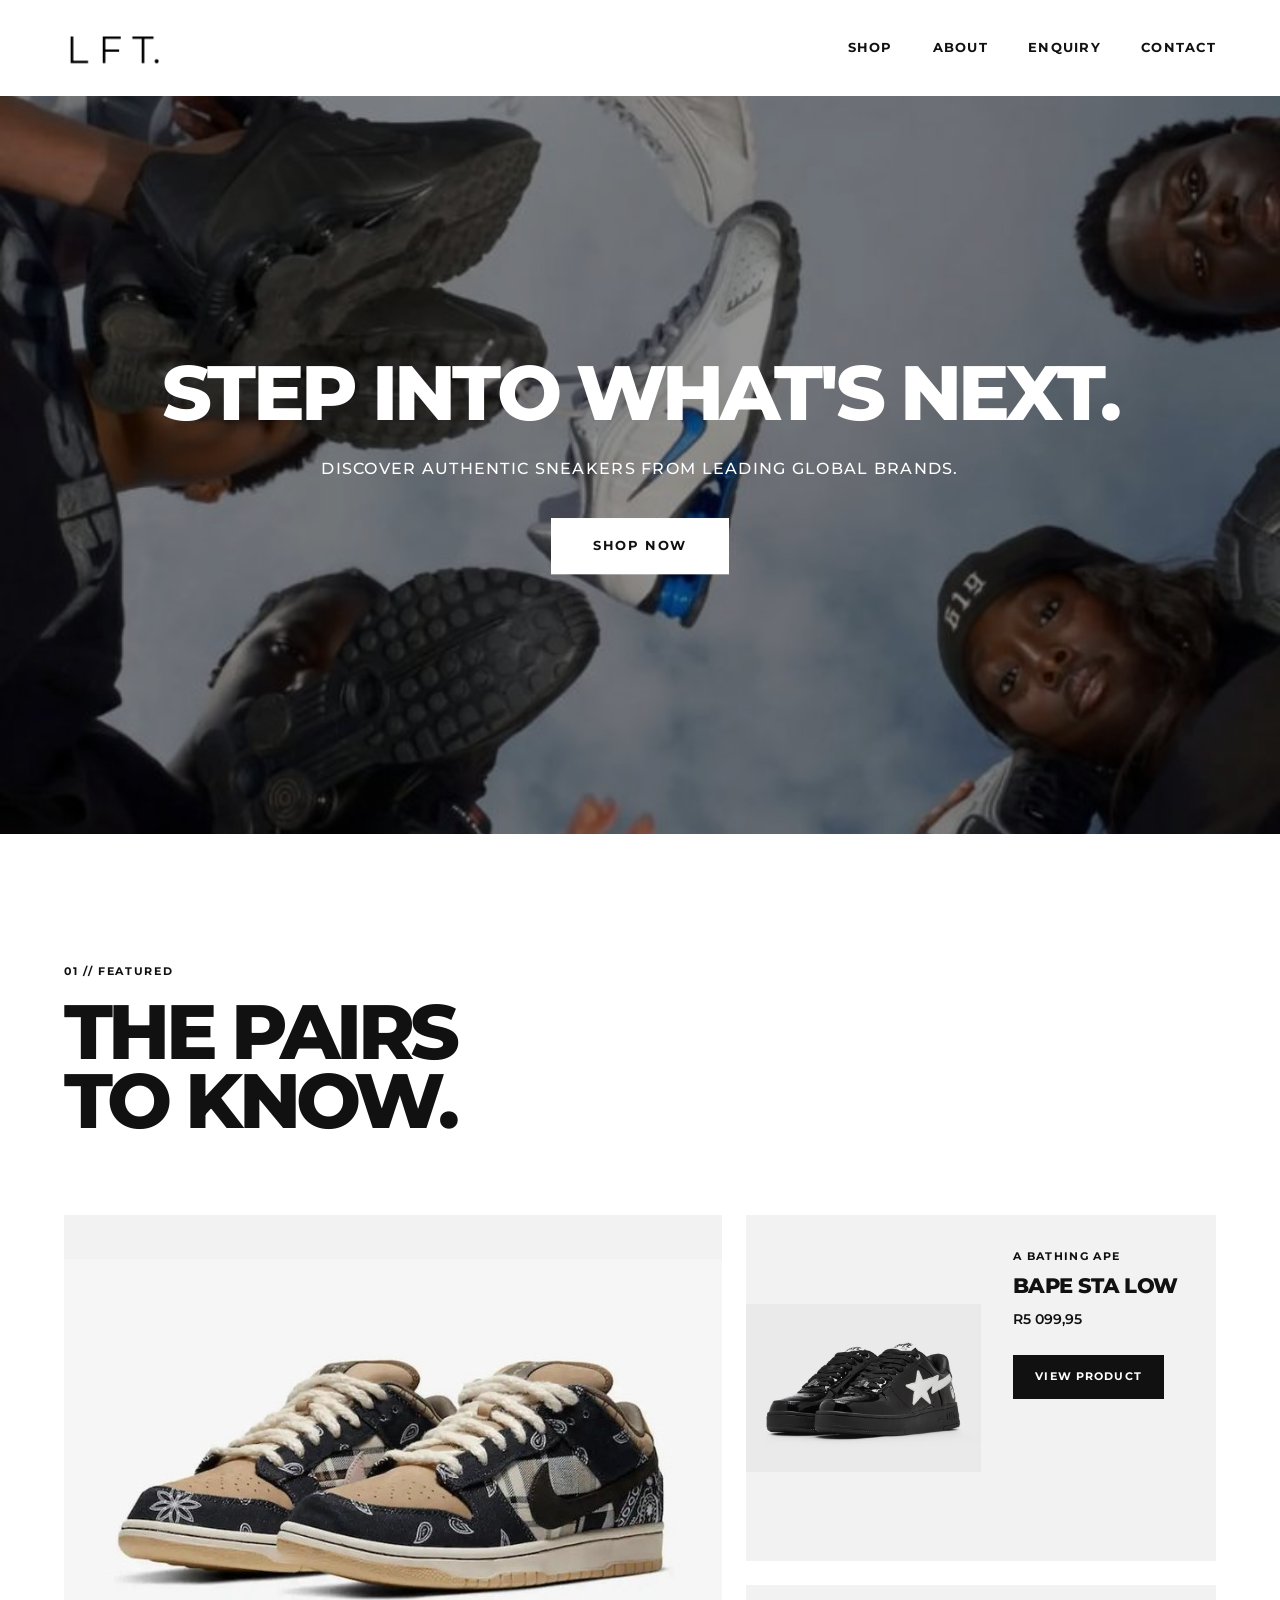
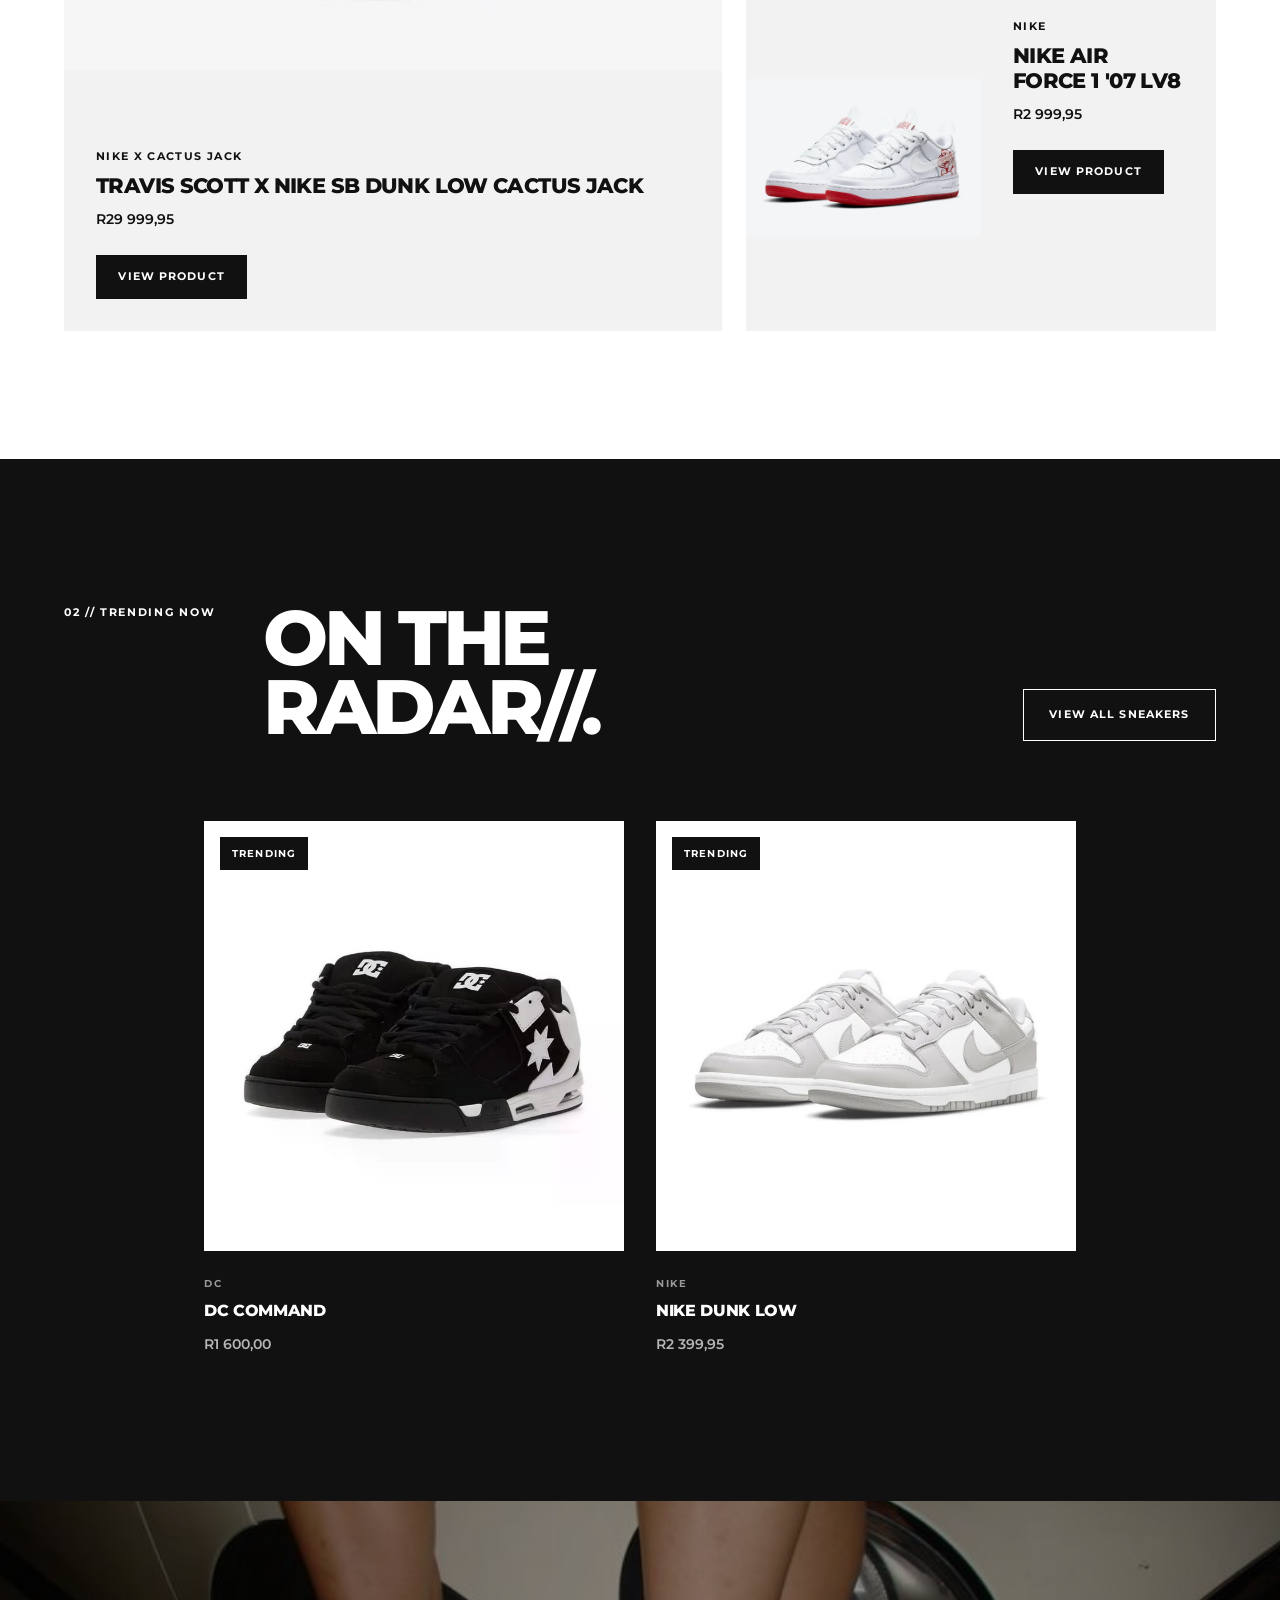
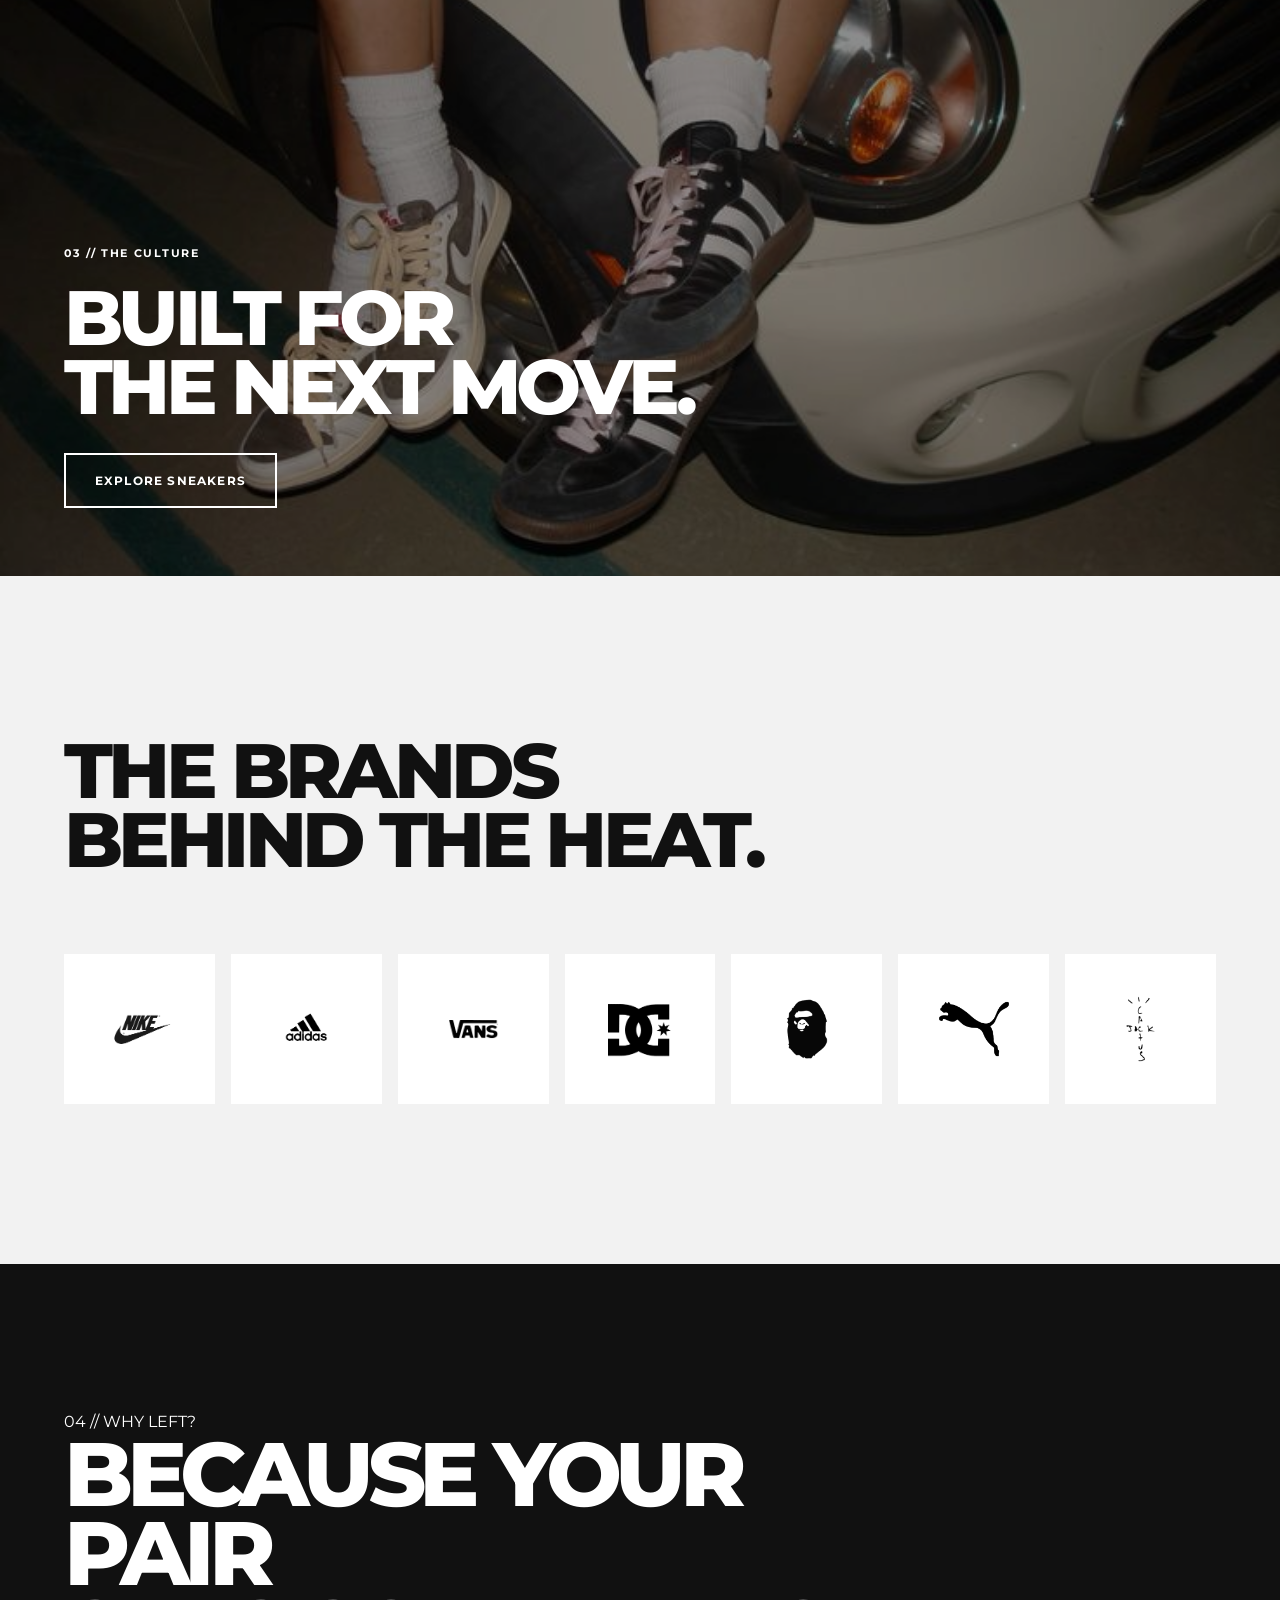
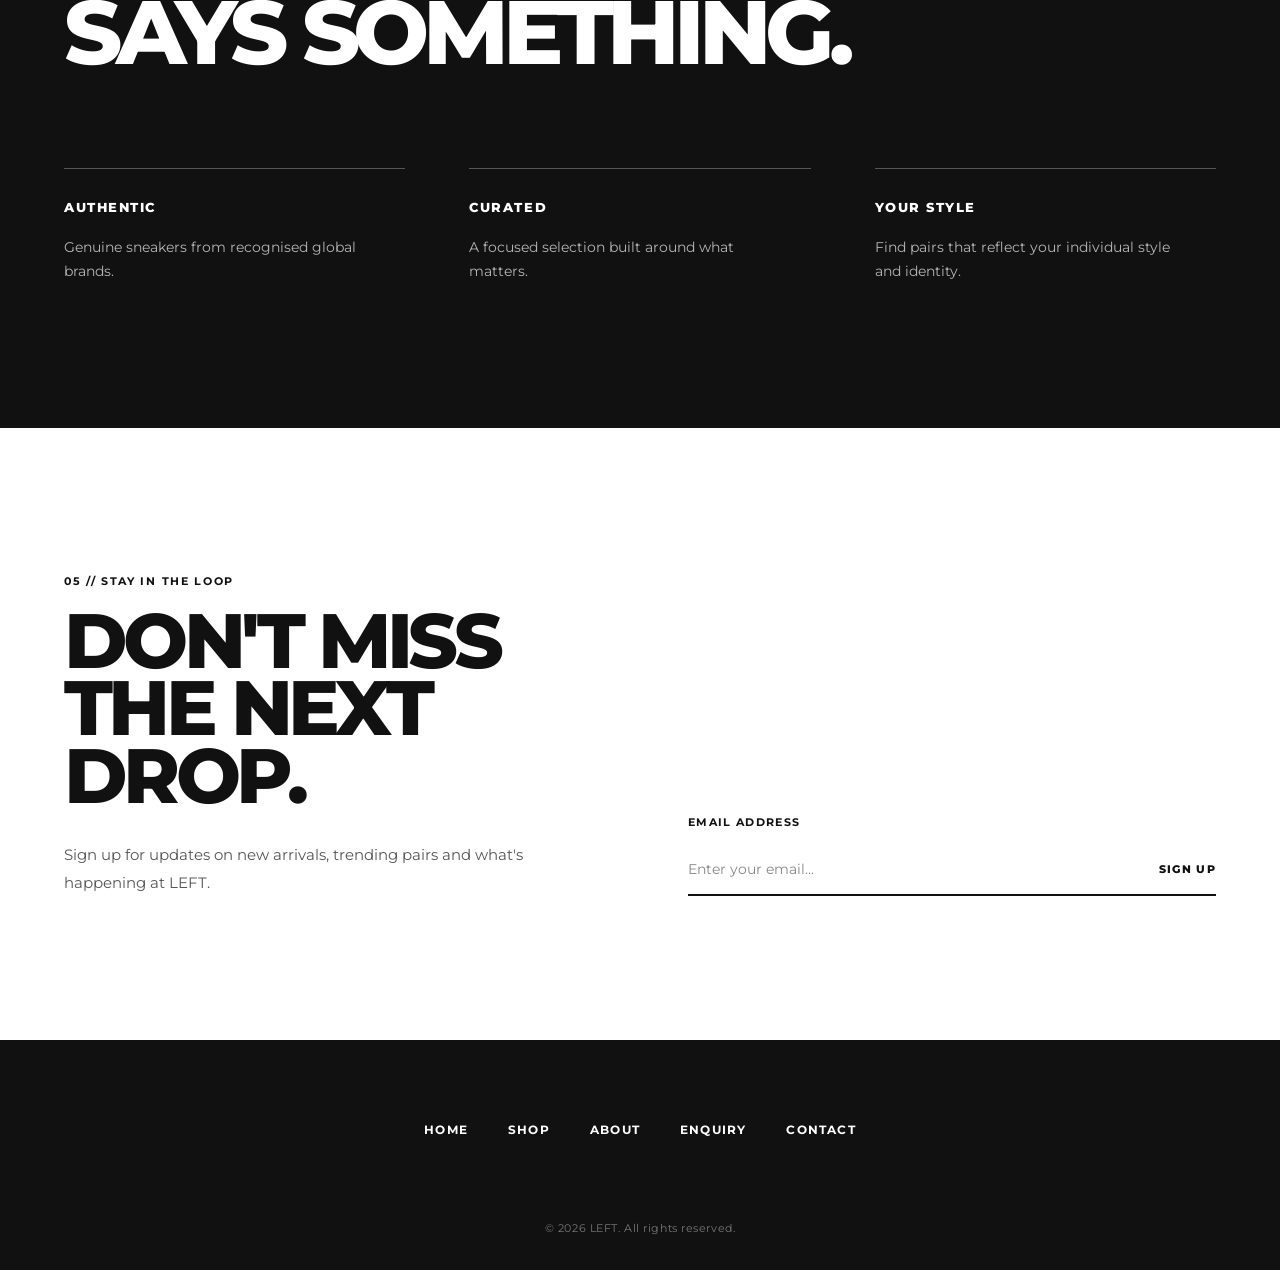
<file: index.html>
<!DOCTYPE html>
<html lang="en">

<head>
    <meta charset="UTF-8">
    <meta name="viewport" content="width=device-width, initial-scale=1.0">

    <title>LEFT | Sneakers </title>

    <link rel="preconnect" href="https://fonts.googleapis.com">
    <link rel="preconnect" href="https://fonts.gstatic.com" crossorigin>
    <link href="https://fonts.googleapis.com/css2?family=Montserrat:wght@400;500;600;700;800&display=swap"
        rel="stylesheet">

    <link rel="stylesheet" href="css/home.css">
</head>

<body>

    <header>
        <nav>
            <a href="index.html">
                <img src="images/LEFT logo..png" alt="LEFT logo">
            </a>
            <a href="products.html">Shop</a>
            <a href="about.html">About</a>
            <a href="enquiry.html">Enquiry</a>
            <a href="contact.html">Contact</a>
        </nav>
    </header>

    <main>

        <!--Hero image will be added and styled during CSS stage.-->
        <section class="hero">
            <div class="hero-slides">
                <img src="images/circle.jpeg" alt="Nike Shox R4 promo" class="hero-image active">
                <img src="images/hero 4.jpg" alt="Nike sneakers" class="hero-image">
                <img src="images/hero 3.jpg" alt="Sneaker editorial image" class="hero-image">
                <img src="images/hero.jpg" alt="Air Jordan 1 " class="hero-image">
            </div>

            <div class="hero-overlay"></div>


            <div class="hero-content">
                <h1>STEP INTO WHAT'S NEXT.</h1>
                <p>Discover authentic sneakers from leading global brands.</p>
                <a href="products.html">SHOP NOW</a>
            </div>

        </section>

        <section class="featured">

            <div class="featured-heading">
                <p class="section-label">01 // Featured</p>
                <h2>THE PAIRS<br>TO KNOW.</h2>
            </div>

            <div class="featured-grid">

                <article class="featured-main">
                    <div class="featured-image">
                        <img src="images/Travis Scott x Nike SB Dunk Low Cactus Jack - Droper ⚡.jpg"
                            alt="Travis Scott x Nike SB Dunk Low Cactus Jack">
                    </div>

                    <div class="featured-info">
                        <p class="product-brand">Nike x Cactus Jack</p>
                        <h3>Travis Scott x Nike SB Dunk Low Cactus Jack</h3>
                        <p class="product-price">R29 999,95</p>
                        <a href="products.html">View Product</a>
                    </div>
                </article>

                <article class="featured-small">
                    <div class="featured-image">
                        <img src="images/download.jpg" alt="A bathing Ape BAPE STA">
                    </div>

                    <div class="featured-info">
                        <p class="product-brand">A Bathing Ape</p>
                        <h3>BAPE STA Low</h3>
                        <p class="product-price">R5 099,95</p>
                        <a href="products.html">View Product</a>
                    </div>
                </article>

                <article class="featured-small">
                    <div class="featured-image">
                        <img src="images/nike-air-force-1-rose-white-university-red.png" alt="Nike Air Force 1 '07 LV8">
                    </div>

                    <div class="featured-info">
                        <p class="product-brand">Nike</p>
                        <h3>Nike Air Force 1 '07 LV8</h3>
                        <p class="product-price">R2 999,95</p>
                        <a href="products.html">View Product</a>
                    </div>
                </article>

            </div>

        </section>

        <section class="trending">

            <div class="trending-heading">
                <p class="section-label">02 // TRENDING NOW</p>
                <h2>ON THE<br>RADAR//.</h2>
                <a href="products.html">View All Sneakers</a>
            </div>

            <div class="trending-grid">
                <article class="trending-card">
                    <div class="trending-image">
                        <span>TRENDING</span>
                        <img src="images/Dc Shoes Command Panelled Sneakers - Black.jpg" alt="DC Command">
                    </div>

                    <p>DC</p>
                    <h3>DC Command</h3>
                    <span>R1 600,00</span>
                </article>

                <article class="trending-card">
                    <div class="trending-image">
                        <span>TRENDING</span>
                        <img src="images/Nike Retro Skate Shoes DUNK Cushioned Durable Performance Grey_White DD1391-103.jpg"
                            alt="Nike Dunk Low">
                    </div>

                    <p>Nike</p>
                    <h3>Nike Dunk Low</h3>
                    <span>R2 399,95</span>
                </article>
            </div>
        </section>

        <section class="editorial">

            <img src="images/swoosh.jpg" alt="Nike sneakers in an editorial setting">

            <div class="editorial-overlay"></div>

            <div class="editorial-content">
                <p>03 // THE CULTURE</p>
                <h2>BUILT FOR<br>THE NEXT MOVE.</h2>
                <a href="products.html">Explore Sneakers</a>
            </div>

        </section>

        <section class="brands">
            <h2>THE BRANDS<br>BEHIND THE HEAT.</h2>

            <div class="brand-list">

                <a href="products.html">
                    <img src="images/nikelogo.png" alt="Nike">
                </a>

                <a href="products.html">
                    <img src="images/adidas logo.png" alt="Adidas">
                </a>

                <a href="products.html">
                    <img src="images/vanslogo.png" alt="Vans">
                </a>

                <a href="products.html">
                    <img src="images/dc logo.png" alt="DC Shoes">
                </a>

                <a href="products.html">
                    <img src="images/bape logo.png" alt="A Bathing Ape">
                </a>

                <a href="products.html">
                    <img src="images/puma logo.png" alt="PUMA">
                </a>

                <a href="products.html">
                    <img src="images/cactus jack logo.png" alt="Cactus Jack">
                </a>

            </div>
        </section>

        <section class="why-left">

            <div class="why-heading">
                <p>04 // WHY LEFT?</p>
                <h2>BECAUSE YOUR PAIR<br>SAYS SOMETHING.</h2>
            </div>

            <div class="features">

                <article>
                    <h3>AUTHENTIC</h3>
                    <p>Genuine sneakers from recognised global brands.</p>
                </article>

                <article>
                    <h3>CURATED</h3>
                    <p>A focused selection built around what matters.</p>
                </article>

                <article>
                    <h3>YOUR STYLE</h3>
                    <p>Find pairs that reflect your individual style and identity.</p>
                </article>

            </div>

        </section>

        <section class="signup">

            <div class="signup-content">
                <p class="section-label">05 // STAY IN THE LOOP</p>
                <h2>DON'T MISS<br>THE NEXT DROP.</h2>
                <p>
                    Sign up for updates on new arrivals, trending pairs and what's
                    happening at LEFT.
                </p>
            </div>

            <form class="signup-form">
                <label for="signup-email">Email Address</label>
                <div class="signup-input">
                    <input type="email" id="signup-email" name="signup-email" placeholder="Enter your email...">
                    <button type="submit">Sign Up</button>
                </div>
            </form>
        </section>

    </main>

    <footer>
        <nav>
            <a href="index.html">Home</a>
            <a href="products.html">Shop</a>
            <a href="about.html">About</a>
            <a href="enquiry.html">Enquiry</a>
            <a href="contact.html">Contact</a>
        </nav>

        <p class="copyright">&copy; 2026 LEFT. All rights reserved.</p>
    </footer>

    <script>
        const slides = document.querySelectorAll(".hero-image");

        let currentSlide = 0;

        function showSlide(index) {
            slides[currentSlide].classList.remove("active");

            currentSlide = (index + slides.length) % slides.length;

            slides[currentSlide].classList.add("active");
        }

        setInterval(function () {
            showSlide(currentSlide + 1);
        }, 5000);
    </script>

</body>

</html>
</file>
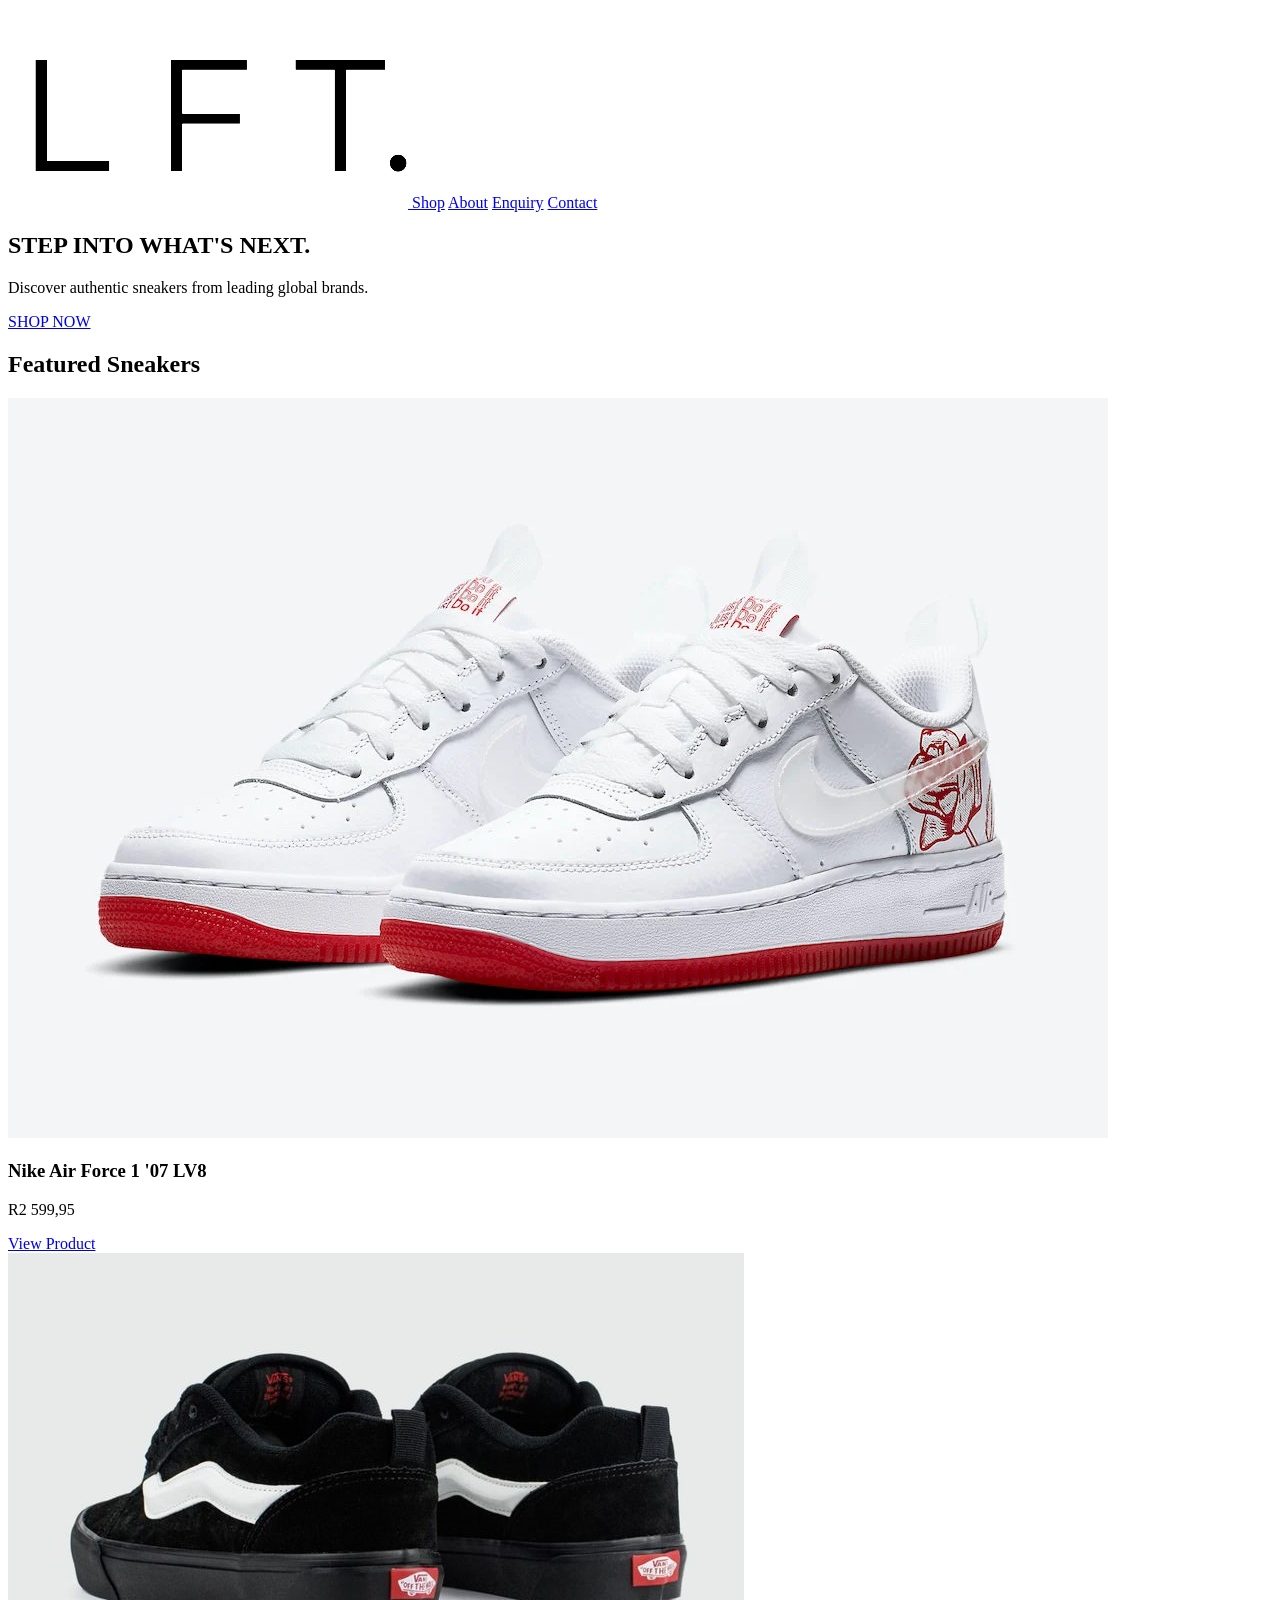
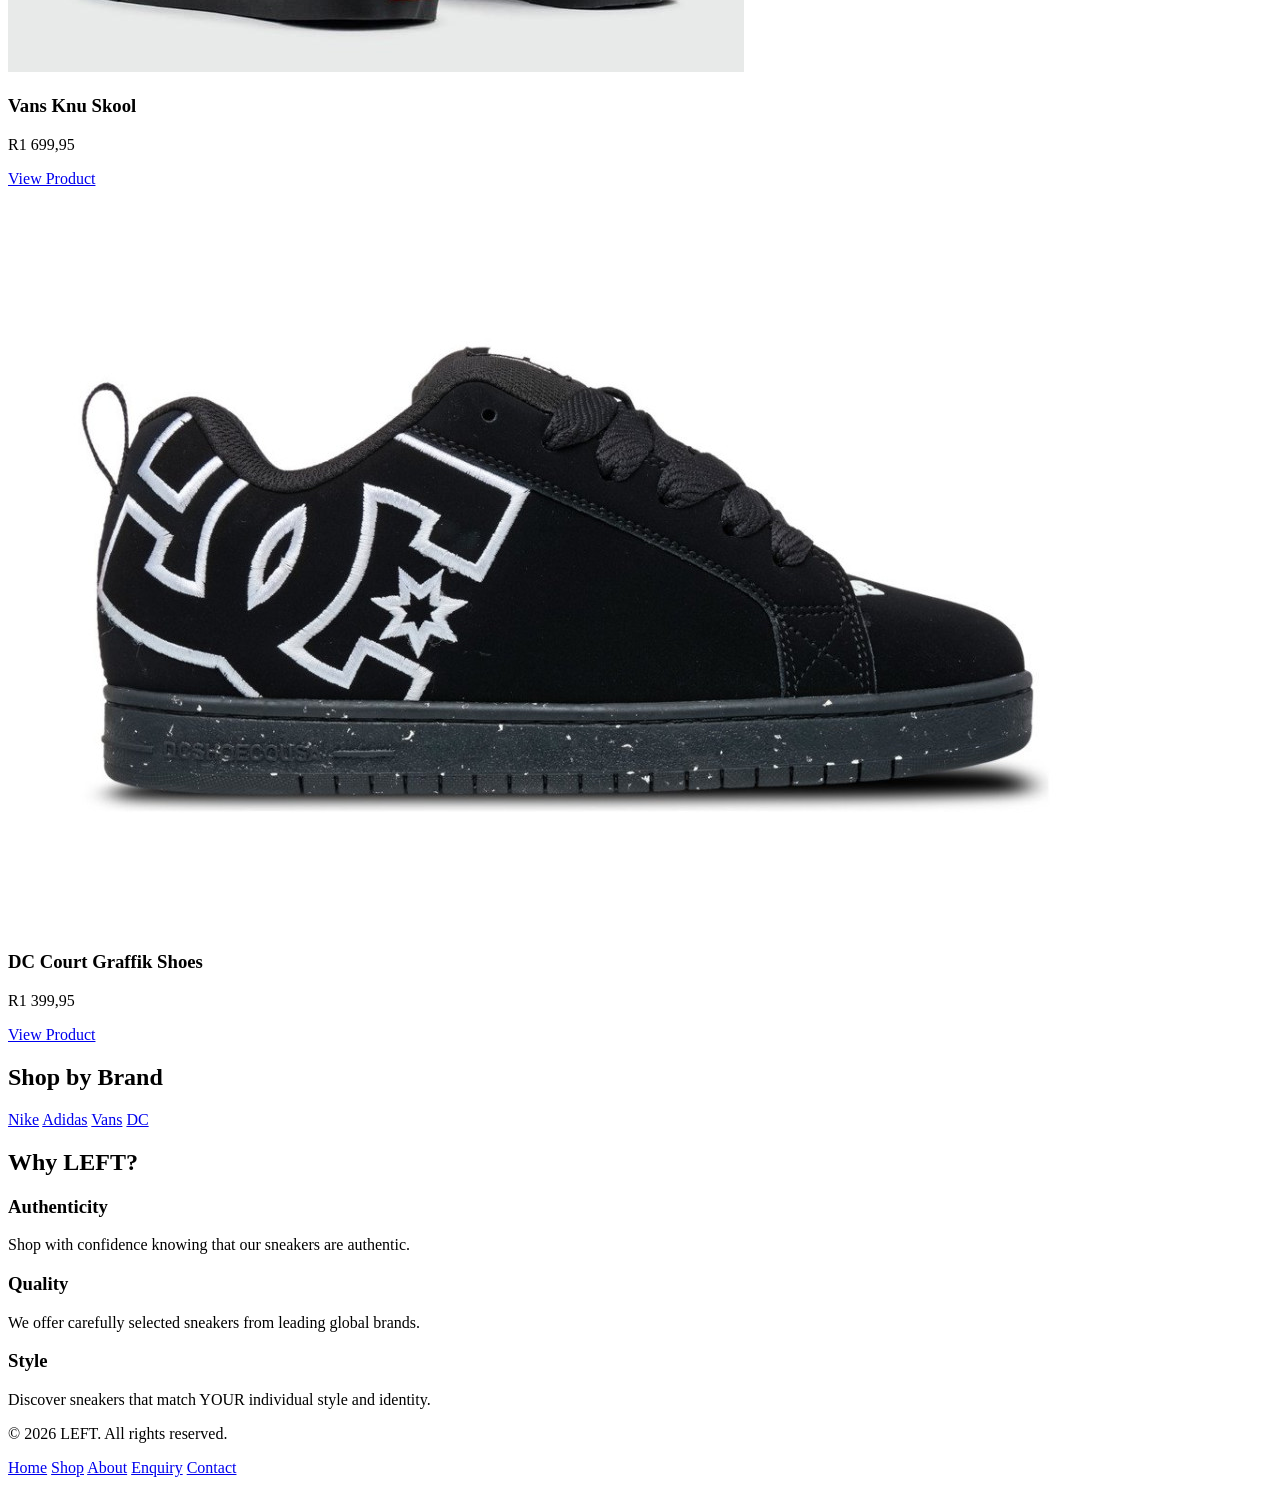
<file: LEFT/index.html>
<!DOCTYPE html>
<html lang="en">
<head>
    <meta charset="UTF-8">
    <meta name="viewport" content="width=device-width, initial-scale=1.0">
    <title>LEFT | Sneakers </title>
</head>
<body>
    
    <header>
        <nav>
             <a href="index.html">
                <img src="images/LEFT logo..png" alt="LEFT logo">
            </a>
            <a href="products.html">Shop</a>
            <a href="about.html">About</a>
            <a href="enquiry.html">Enquiry</a>
            <a href="contact.html">Contact</a>
        </nav>
    </header>

    <main>

        <!--Hero image will be added and styled during CSS stage.-->
        <section class="hero">
            <h1>STEP INTO WHAT'S NEXT.</h1>
            <p>Discover authentic sneakers from leading global brands.</p>
            <a href="products.html">SHOP NOW</a>
        </section>

        <section class="featured">
            <h2>Featured Sneakers</h2>

            <div class="product-grid">

                <article class="product-card">
                    <img src="images/nike-air-force-1-rose-white-university-red.png" alt="Nike Air Force 1 '07 LV8">
                    <h3>Nike Air Force 1 '07 LV8</h3>
                    <p>R2 599,95</p>
                    <a href="products.html">View Product</a>
                </article>

                <article class="product-card">
                    <img src="images/Vans Knu Skool Black.jpg" alt="PUMA-180 Sneakers">
                    <h3>Vans Knu Skool</h3>
                    <p>R1 699,95</p>
                    <a href="products.html">View Product</a>
                </article>

                <article class="product-card">
                    <img src="images/court-graffik-black-black.png" alt="DC Court Graffik Shoe">
                    <h3>DC Court Graffik Shoes</h3>
                    <p>R1 399,95</p>
                    <a href="products.html">View Product</a>
                </article>
            </div>
        </section>

        <section class="brands">
            <h2>Shop by Brand</h2>

            <div class="brand-list">
                <a href="products.html">Nike</a>
                <a href="products.html">Adidas</a>
                <a href="products.html">Vans</a>
                <a href="products.html">DC</a>
            </div> <!--Used "div" for CSS stage-->
        </section>

        <section class="why-left">
            <h2>Why LEFT?</h2>

            <div class="features">

                <article>
                    <h3>Authenticity</h3>
                    <p>Shop with confidence knowing that our sneakers are authentic.</p>
                </article>

                <article>
                    <h3>Quality</h3>
                    <p>We offer carefully selected sneakers from leading global brands.</p>
                </article>

                <article>
                    <h3>Style</h3>
                    <p>Discover sneakers that match YOUR individual style and identity.</p>
                </article>
            </div>
        </section>

    </main>

    <footer>
        <p>&copy; 2026 LEFT. All rights reserved.</p>

        <nav>
            <a href="index.html">Home</a>
            <a href="products.html">Shop</a>
            <a href="about.html">About</a>
            <a href="enquiry.html">Enquiry</a>
            <a href="contact.html">Contact</a>
        </nav>
    </footer>
</body>
</html>
</file>
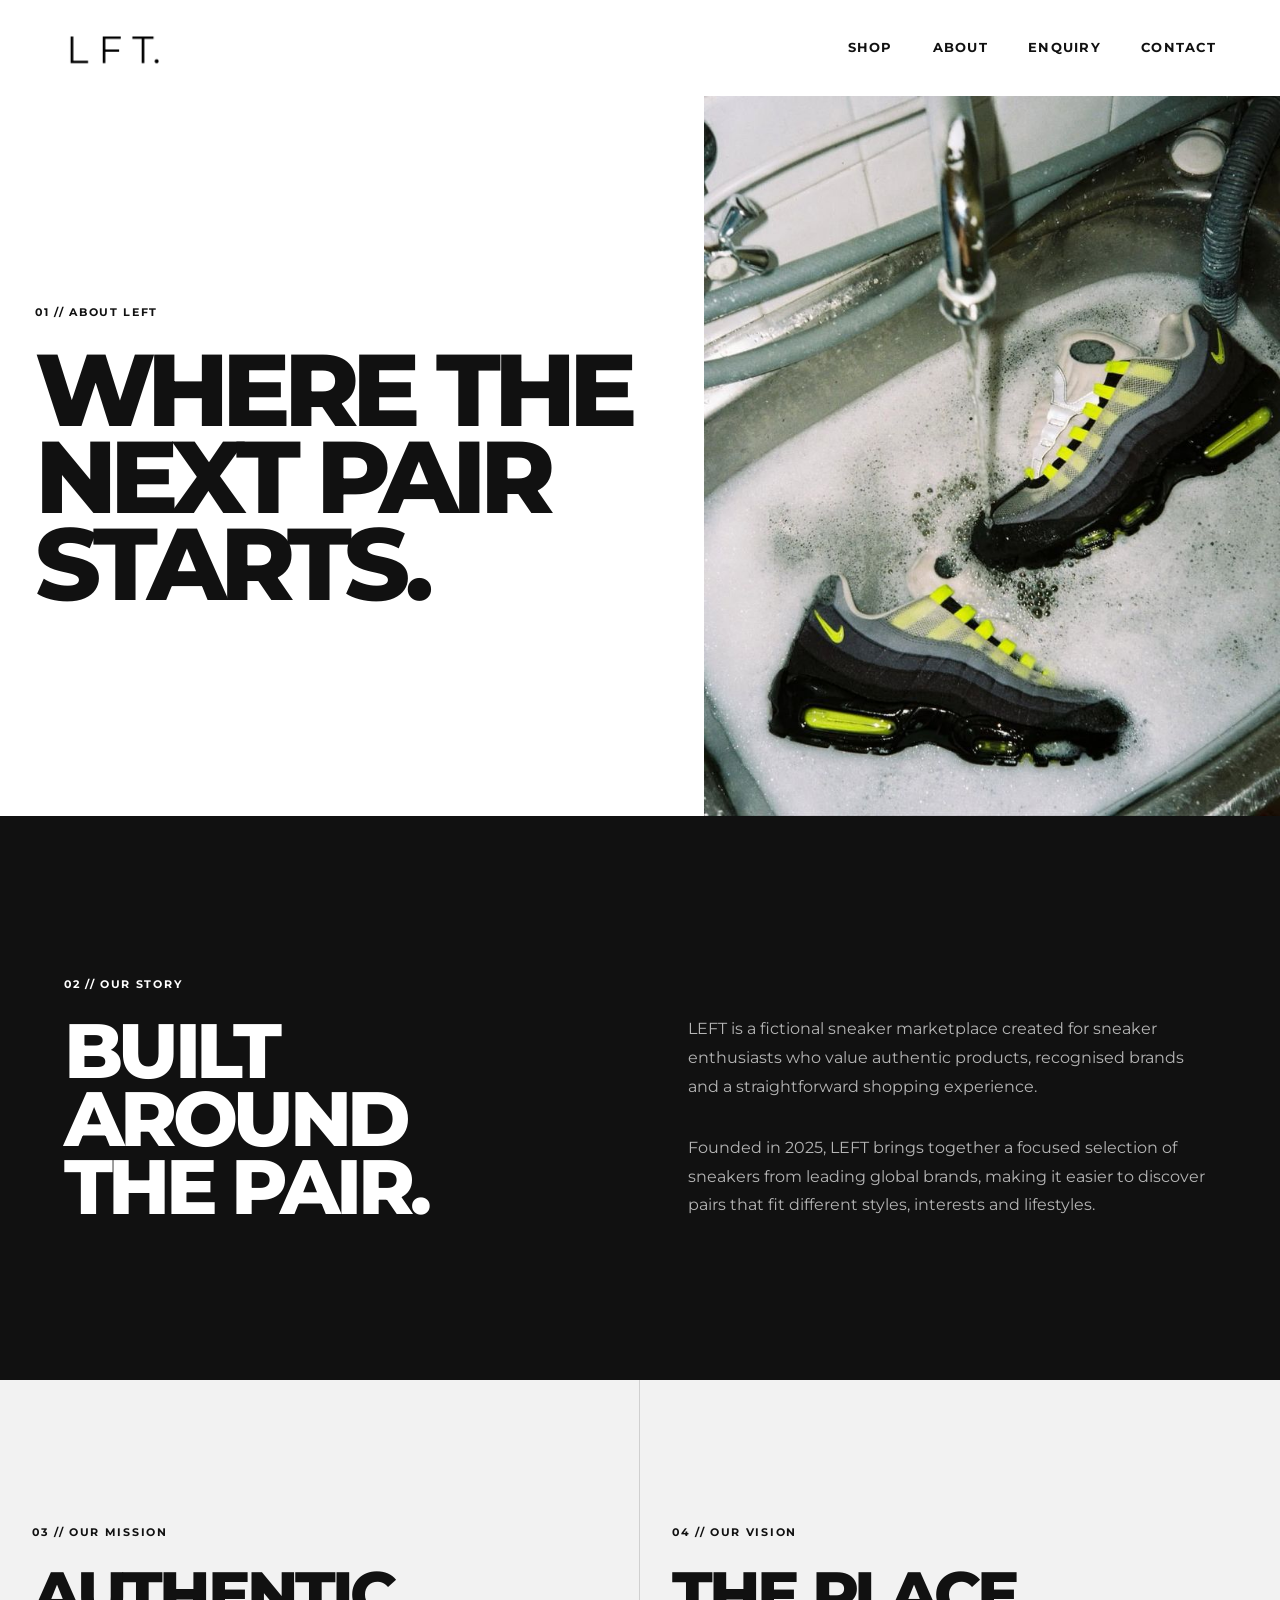
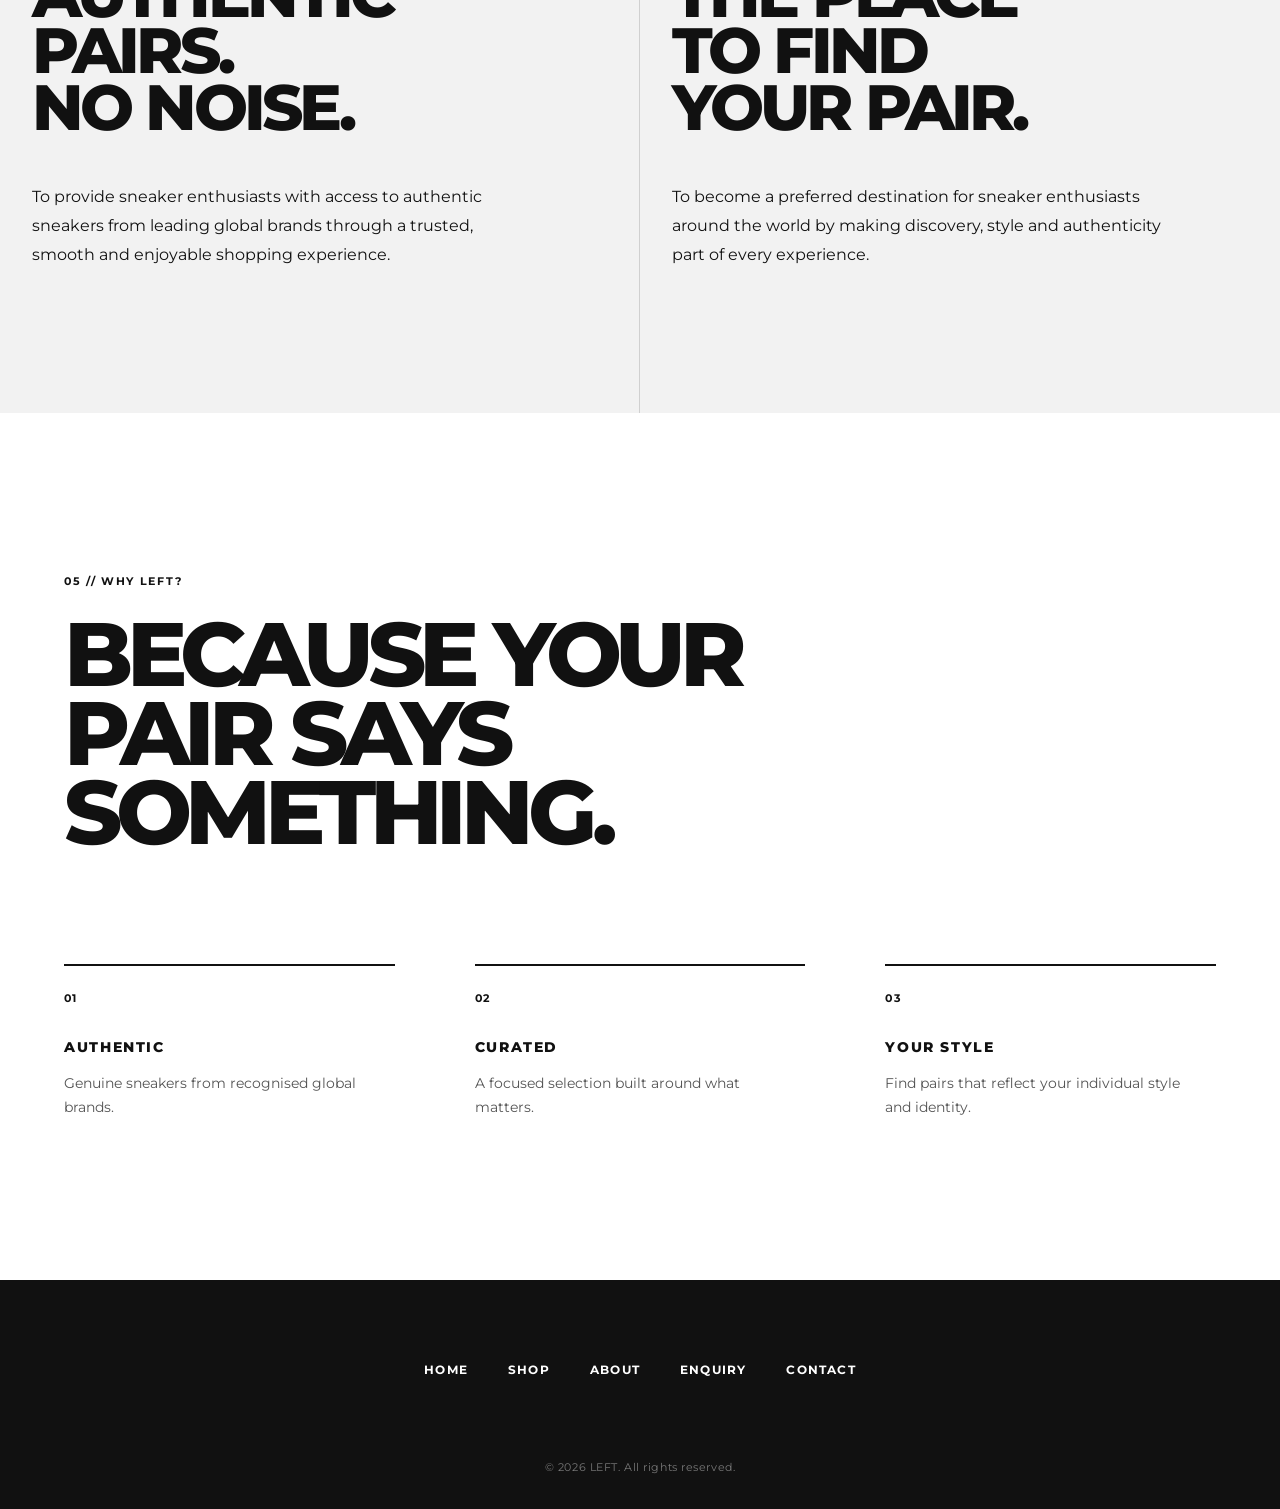
<file: about.html>
<!DOCTYPE html>
<html lang="en">

<head>
    <meta charset="UTF-8">
    <meta name="viewport" content="width=device-width, initial-scale=1.0">

    <title>LEFT | About Us</title>

    <link rel="preconnect" href="https://fonts.googleapis.com">
    <link rel="preconnect" href="https://fonts.gstatic.com" crossorigin>
    <link href="https://fonts.googleapis.com/css2?family=Montserrat:wght@400;500;600;700;800&display=swap"
        rel="stylesheet">

    <link rel="stylesheet" href="css/about.css">
</head>

<body>

    <header>
        <nav>
            <a href="index.html">
                <img src="images/LEFT logo..png" alt="LEFT logo">
            </a>
            <a href="products.html">Shop</a>
            <a href="about.html">About</a>
            <a href="enquiry.html">Enquiry</a>
            <a href="contact.html">Contact</a>
        </nav>
    </header>

    <main>

        <section class="about-hero">

            <div class="about-hero-text">
                <p class="section-label">01 // ABOUT LEFT</p>

                <h1>WHERE THE<br>NEXT PAIR<br>STARTS.</h1>
            </div>

            <div class="about-hero-image">
                <img src="images/hero 2.jpg" alt="Sneaker editorial image">
            </div>

        </section>


        <section class="our-story">

            <div class="story-heading">
                <p class="section-label">02 // OUR STORY</p>
                <h2>BUILT AROUND<br>THE PAIR.</h2>
            </div>

            <div class="story-content">
                <p>
                    LEFT is a fictional sneaker marketplace created for sneaker
                    enthusiasts who value authentic products, recognised brands
                    and a straightforward shopping experience.
                </p>

                <p>
                    Founded in 2025, LEFT brings together a focused selection of
                    sneakers from leading global brands, making it easier to
                    discover pairs that fit different styles, interests and
                    lifestyles.
                </p>
            </div>

        </section>


        <section class="mission-vision">

            <div class="mission">

                <p class="section-label">03 // OUR MISSION</p>

                <h2>AUTHENTIC<br>PAIRS.<br>NO NOISE.</h2>

                <p>
                    To provide sneaker enthusiasts with access to authentic
                    sneakers from leading global brands through a trusted,
                    smooth and enjoyable shopping experience.
                </p>

            </div>


            <div class="vision">

                <p class="section-label">04 // OUR VISION</p>

                <h2>THE PLACE<br>TO FIND<br>YOUR PAIR.</h2>

                <p>
                    To become a preferred destination for sneaker enthusiasts
                    around the world by making discovery, style and authenticity
                    part of every experience.
                </p>

            </div>

        </section>


        <section class="why-left">

            <div class="why-heading">
                <p class="section-label">05 // WHY LEFT?</p>

                <h2>BECAUSE YOUR<br>PAIR SAYS<br>SOMETHING.</h2>
            </div>


            <div class="about-features">

                <article>
                    <span>01</span>
                    <h3>AUTHENTIC</h3>
                    <p>
                        Genuine sneakers from recognised global brands.
                    </p>
                </article>

                <article>
                    <span>02</span>
                    <h3>CURATED</h3>
                    <p>
                        A focused selection built around what matters.
                    </p>
                </article>

                <article>
                    <span>03</span>
                    <h3>YOUR STYLE</h3>
                    <p>
                        Find pairs that reflect your individual style and identity.
                    </p>
                </article>

            </div>

        </section>

    </main>

    <footer>
        <nav>
            <a href="index.html">Home</a>
            <a href="products.html">Shop</a>
            <a href="about.html">About</a>
            <a href="enquiry.html">Enquiry</a>
            <a href="contact.html">Contact</a>
        </nav>

        <p class="copyright">&copy; 2026 LEFT. All rights reserved.</p>
    </footer>

</body>

</html>
</file>
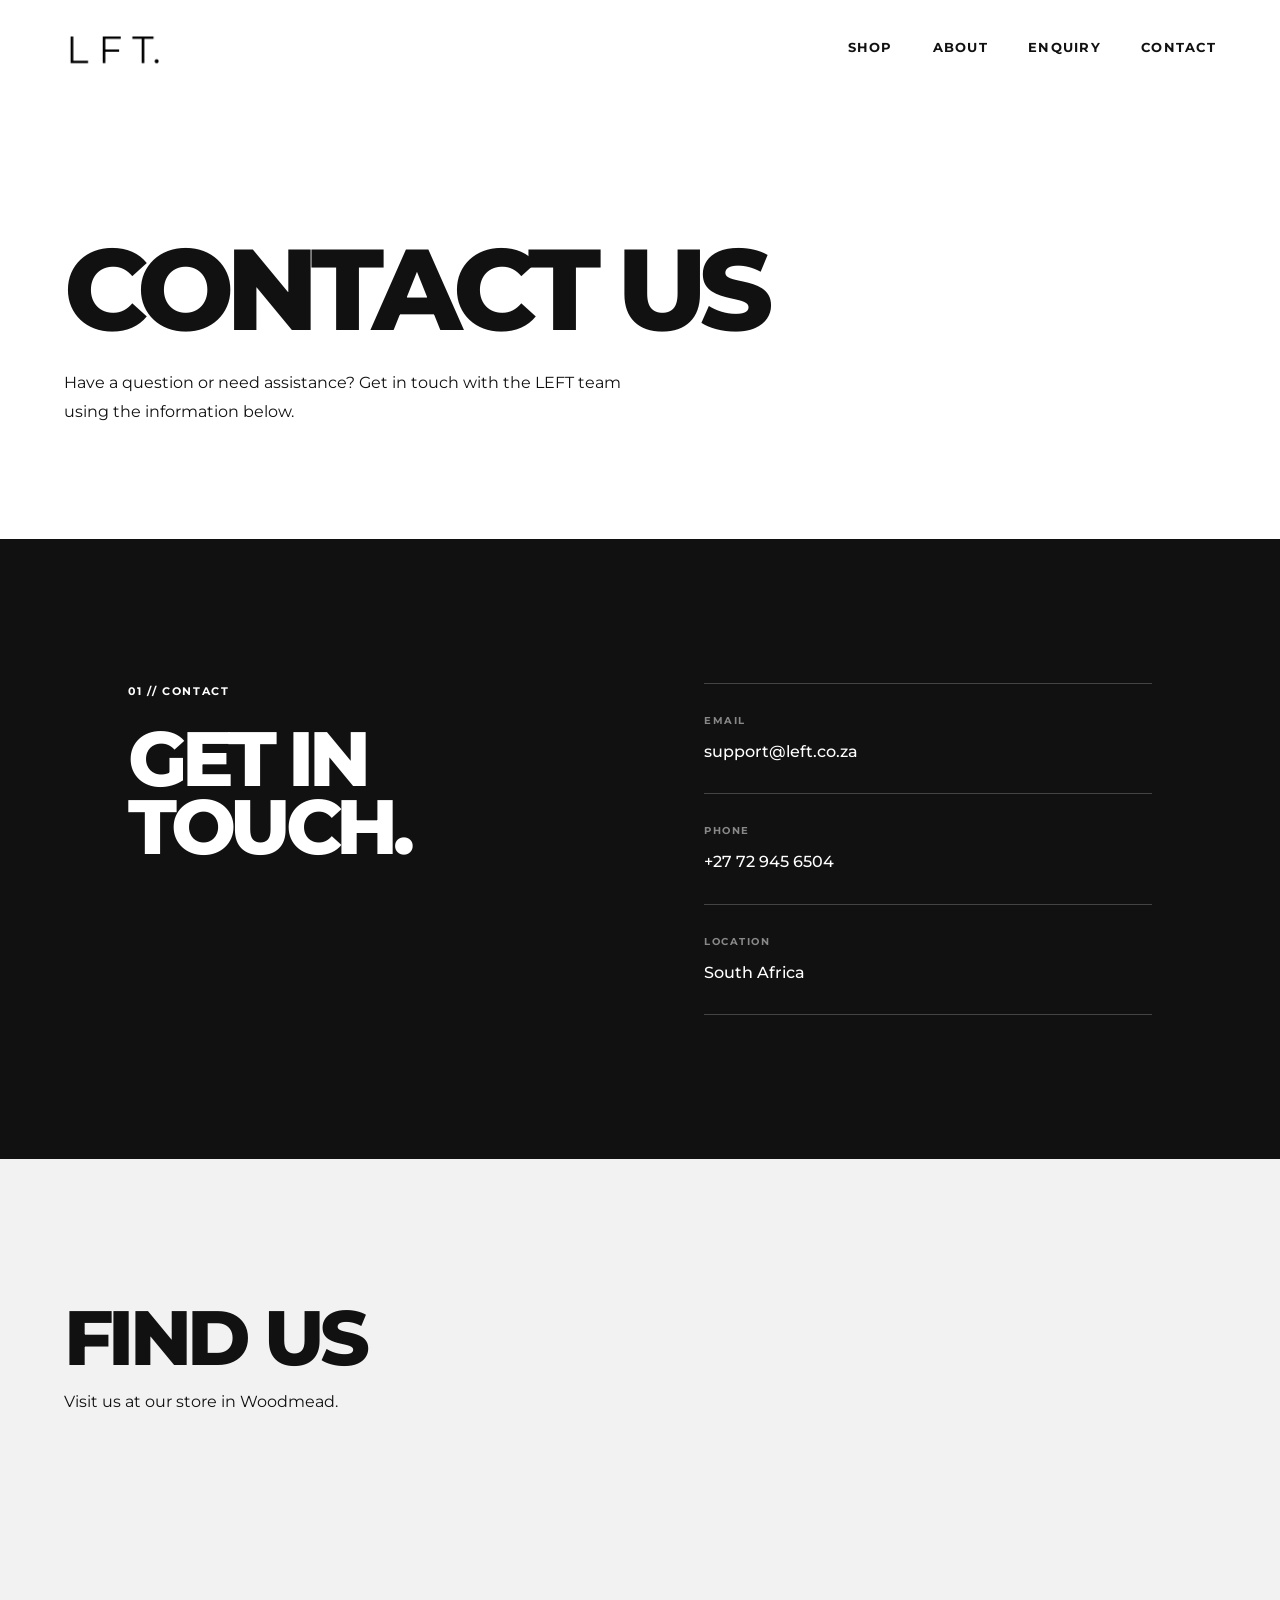
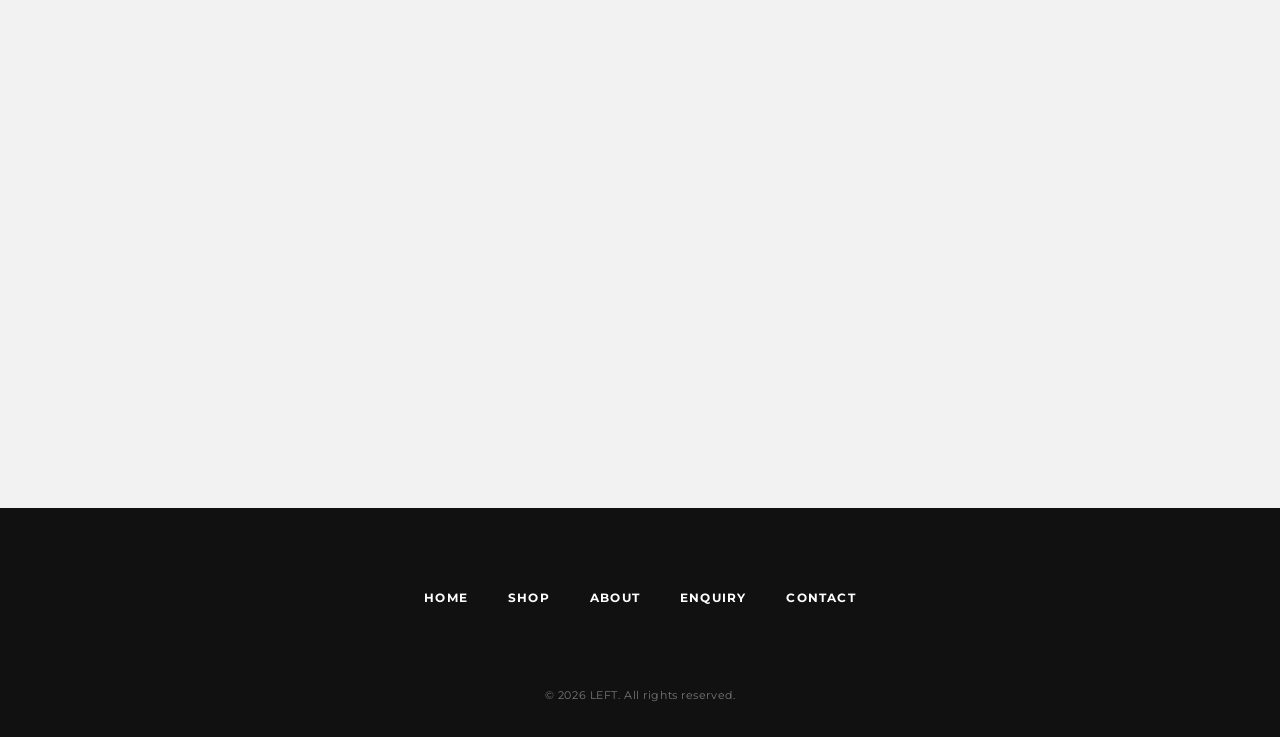
<file: contact.html>
<!DOCTYPE html>
<html lang="en">

<head>
    <meta charset="UTF-8">
    <meta name="viewport" content="width=device-width, initial-scale=1.0">

    <title>LEFT | Contact Us</title>

    <link rel="preconnect" href="https://fonts.googleapis.com">
    <link rel="preconnect" href="https://fonts.gstatic.com" crossorigin>
    <link href="https://fonts.googleapis.com/css2?family=Montserrat:wght@400;500;600;700;800&display=swap"
        rel="stylesheet">

    <link rel="stylesheet" href="css/contact.css">
</head>

<body>

    <header>
        <nav>
            <a href="index.html">
                <img src="images/LEFT logo..png" alt="LEFT logo">
            </a>
            <a href="products.html">Shop</a>
            <a href="about.html">About</a>
            <a href="enquiry.html">Enquiry</a>
            <a href="contact.html">Contact</a>
        </nav>
    </header>

    <main>

        <section class="contact-intro">
            <h1>Contact Us</h1>
            <p>
                Have a question or need assistance? Get in touch with the LEFT team using the information below.
            </p>
        </section>

        <section class="contact-details">
            <div class="contact-heading">
                <p class="section-label">01 // CONTACT</p>
                <h2>GET IN<br>TOUCH.</h2>
            </div>

            <div class="contact-info">
                <div class="contact-item">
                    <span>EMAIL</span>
                    <p>support@left.co.za</p>
                </div>

                <div class="contact-item">
                    <span>PHONE</span>
                    <p>+27 72 945 6504</p>
                </div>

                <div class="contact-item">
                    <span>LOCATION</span>
                    <p>South Africa</p>
                </div>
            </div>
        </section>

        <!--Fictional location due to LEFT being fictional-->
        <section class="location">
            <h2>Find Us</h2>

            <p>Visit us at our store in Woodmead.</p>

            <iframe
                src="https://www.google.com/maps/embed?pb=!1m18!1m12!1m3!1d7168.599713789484!2d28.090176474538726!3d-26.056454977167878!2m3!1f0!2f0!3f0!3m2!1i1024!2i768!4f13.1!3m3!1m2!1s0x1e9573001c4db197%3A0xd7834812bde5914c!2sNike%20Factory%20Store%20Woodmead!5e0!3m2!1sen!2sza!4v1786740522672!5m2!1sen!2sza"
                width="600" height="450" style="border:0;" allowfullscreen="" loading="lazy"
                referrerpolicy="strict-origin-when-cross-origin" title="LEFT Store Location"></iframe>
        </section>
    </main>

    <footer>
        <nav>
            <a href="index.html">Home</a>
            <a href="products.html">Shop</a>
            <a href="about.html">About</a>
            <a href="enquiry.html">Enquiry</a>
            <a href="contact.html">Contact</a>
        </nav>

        <p class="copyright">&copy; 2026 LEFT. All rights reserved.</p>
    </footer>

</body>

</html>
</file>
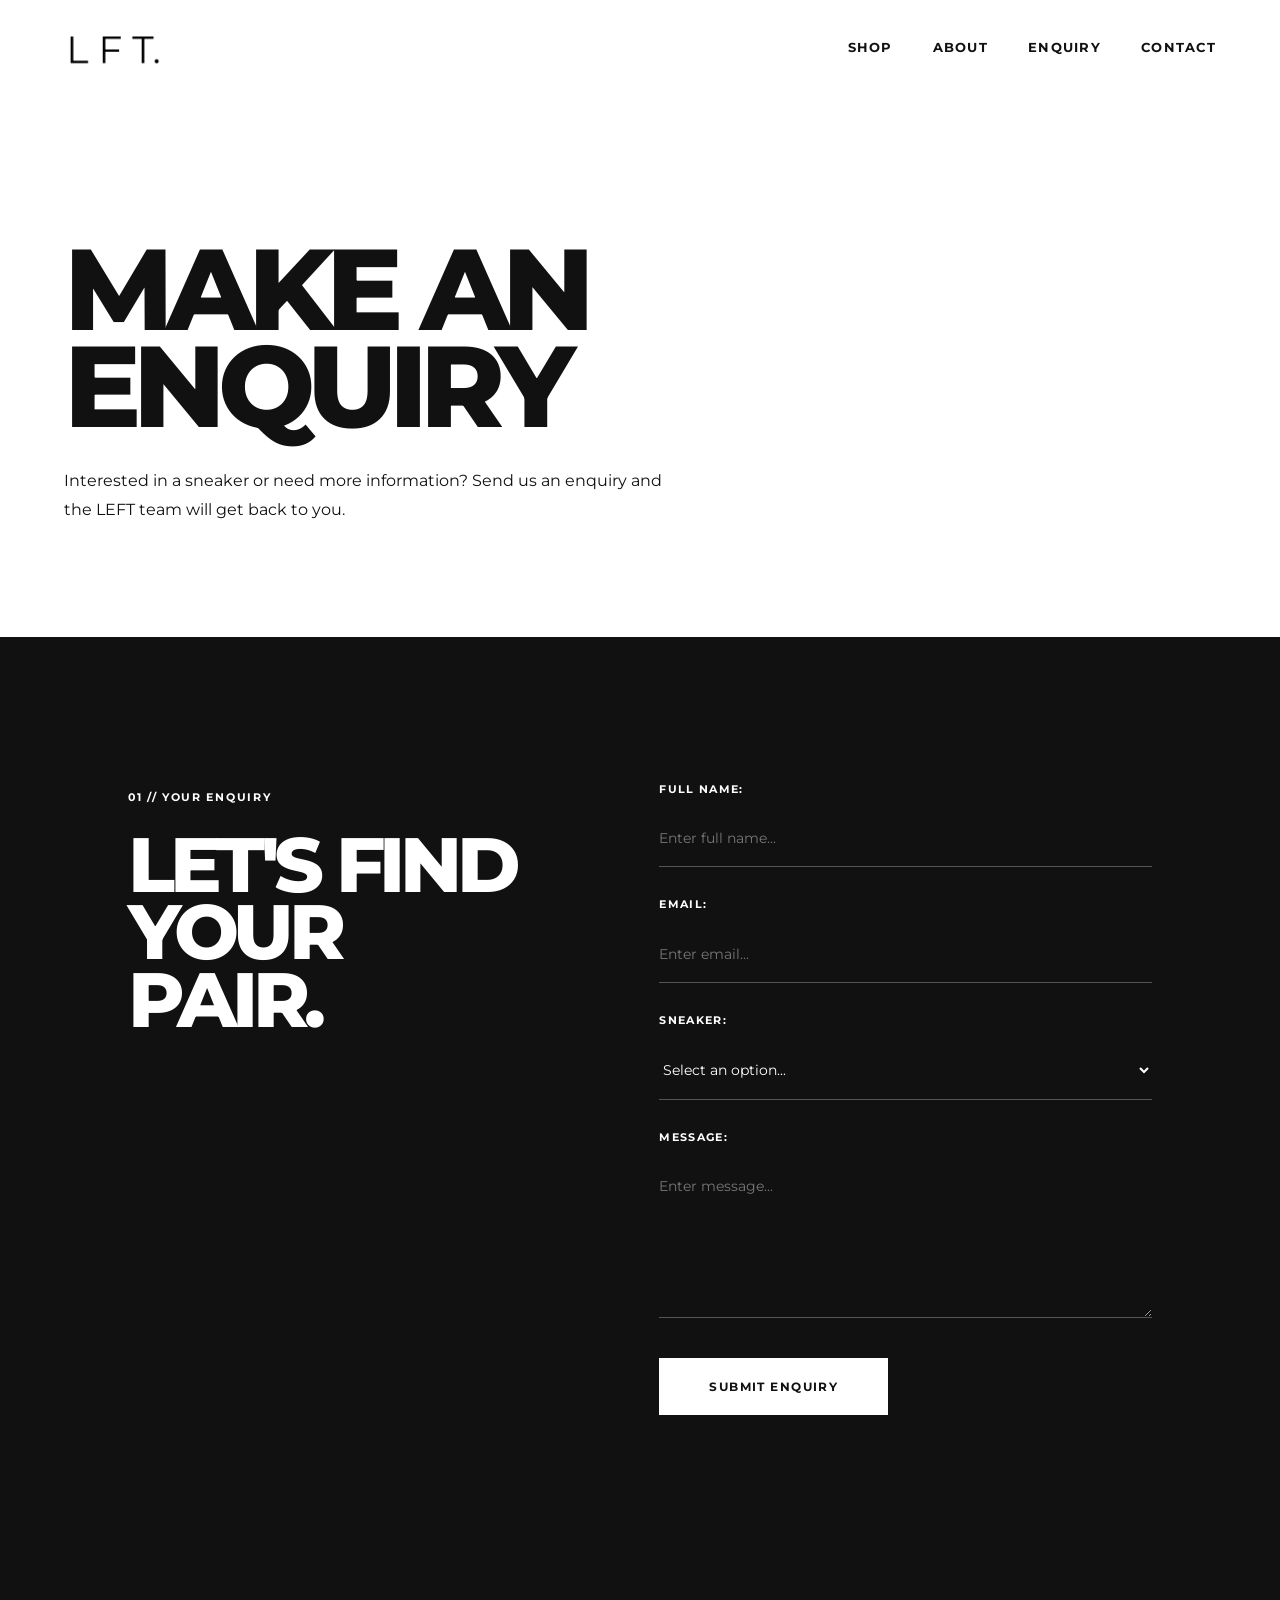
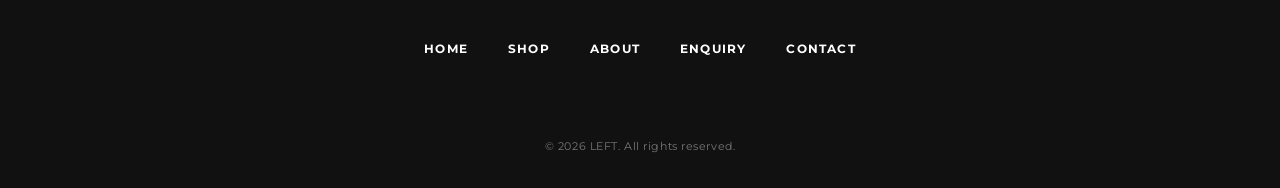
<file: enquiry.html>
<!DOCTYPE html>
<html lang="en">

<head>
    <meta charset="UTF-8">
    <meta name="viewport" content="width=device-width, initial-scale=1.0">

    <title>LEFT | Enquiry</title>

    <link rel="preconnect" href="https://fonts.googleapis.com">
    <link rel="preconnect" href="https://fonts.gstatic.com" crossorigin>
    <link href="https://fonts.googleapis.com/css2?family=Montserrat:wght@400;500;600;700;800&display=swap"
        rel="stylesheet">

    <link rel="stylesheet" href="css/enquiry.css">
</head>

<body>

    <header>
        <nav>
            <a href="index.html">
                <img src="images/LEFT logo..png" alt="LEFT logo">
            </a>
            <a href="products.html">Shop</a>
            <a href="about.html">About</a>
            <a href="enquiry.html">Enquiry</a>
            <a href="contact.html">Contact</a>
        </nav>
    </header>

    <main>

        <!--Enquiry form structure completed in HTML, styling and additional functionality will be added later.-->
        <section class="enquiry-intro">
            <h1>Make an Enquiry</h1>
            <p>Interested in a sneaker or need more information?
                Send us an enquiry and the LEFT team will get back to you.
            </p>
        </section>

        <form>

            <div class="form-intro">
                <p>01 // YOUR ENQUIRY</p>
                <h2>LET'S FIND<br>YOUR PAIR.</h2>
            </div>

            <label for="full-name">Full Name:</label>
            <input type="text" name="full-name" id="full-name" placeholder="Enter full name...">



            <label for="email">Email:</label>
            <input type="email" name="email" id="email" placeholder="Enter email...">



            <label for="sneaker">Sneaker:</label>
            <select id="sneaker" name="sneaker">
                <option value="" disabled selected hidden>Select an option...</option>

                <option value="nike-sb-dunk-low-cactus-jack">Nike SB Dunk Low Cactus Jack</option>
                <option value="nike-air-force-1-lv8">Nike Air Force 1 '07 LV8</option>
                <option value="bape-sta">BAPE STA</option>
                <option value="nike-dunk-low">Nike Dunk Low</option>
                <option value="dc-command">DC Command</option>
                <option value="vans-knu-skool">Vans Knu Skool</option>
                <option value="dc-court-graffik">DC Court Graffik</option>
                <option value="puma-suede-xl">PUMA Suede XL</option>
                <option value="puma-speedcat-og">PUMA Speedcat OG</option>
                <option value="nike-air-force-1-low-black">Nike Air Force 1 Low Black</option>
                <option value="adidas-samba">adidas Samba</option>
                <option value="adidas-campus">adidas Campus</option>
            </select>



            <label for="message">Message:</label>
            <textarea name="message" id="message" placeholder="Enter message..."></textarea>
            <input type="submit" value="Submit Enquiry">
        </form>
    </main>

    <footer>
        <nav>
            <a href="index.html">Home</a>
            <a href="products.html">Shop</a>
            <a href="about.html">About</a>
            <a href="enquiry.html">Enquiry</a>
            <a href="contact.html">Contact</a>
        </nav>

        <p class="copyright">&copy; 2026 LEFT. All rights reserved.</p>
    </footer>

</body>

</html>
</file>
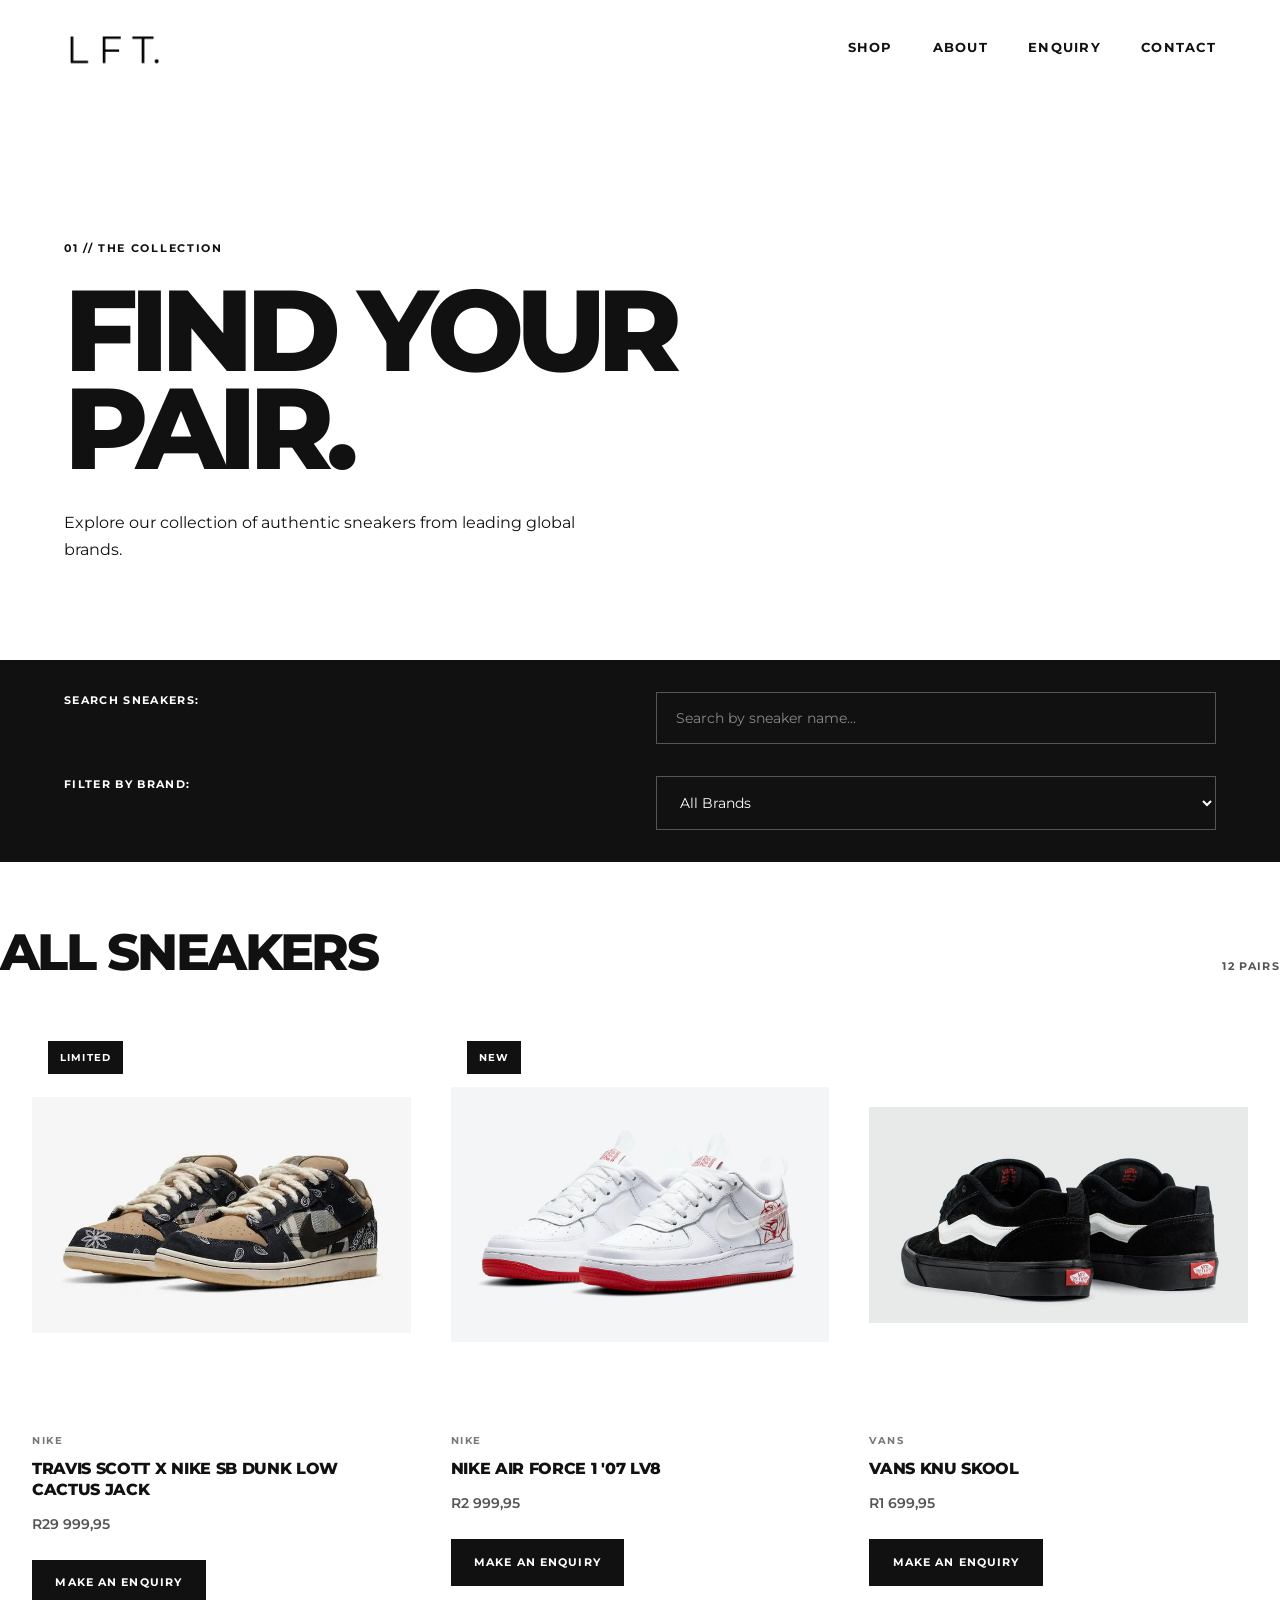
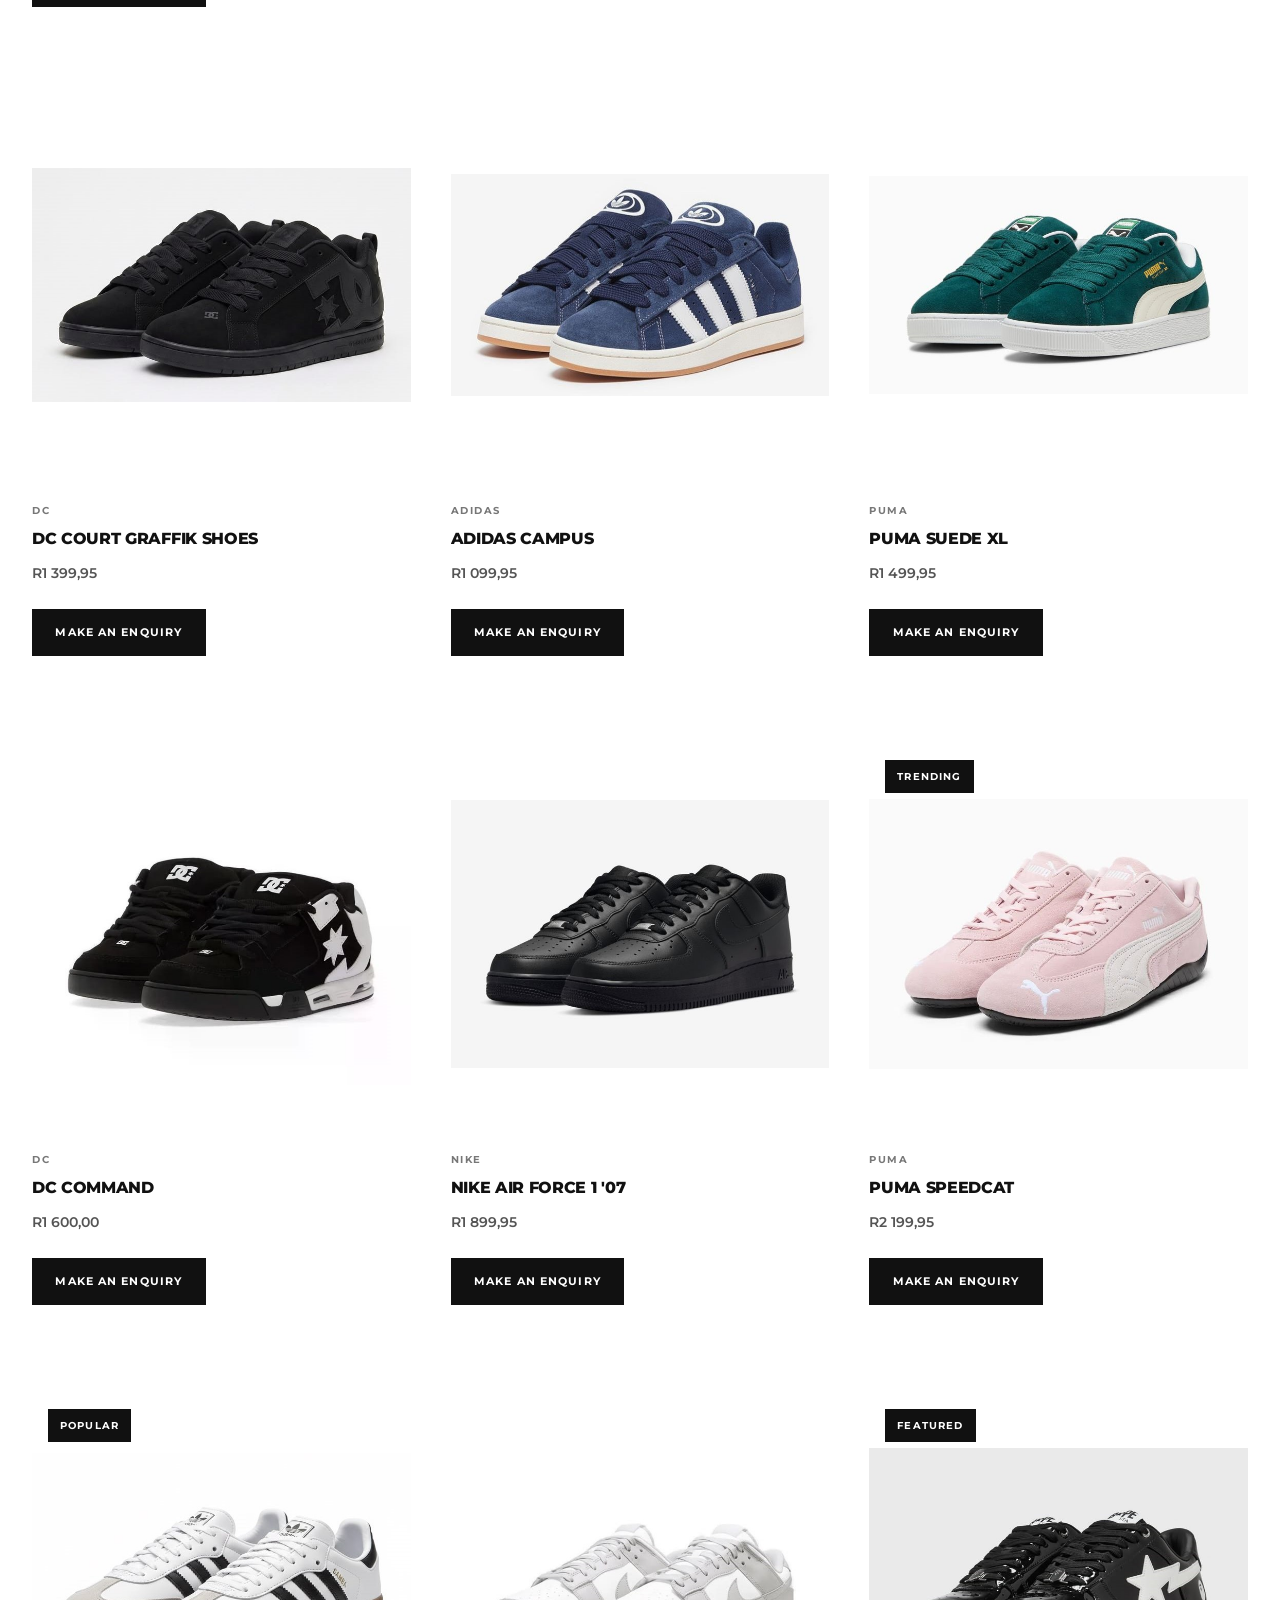
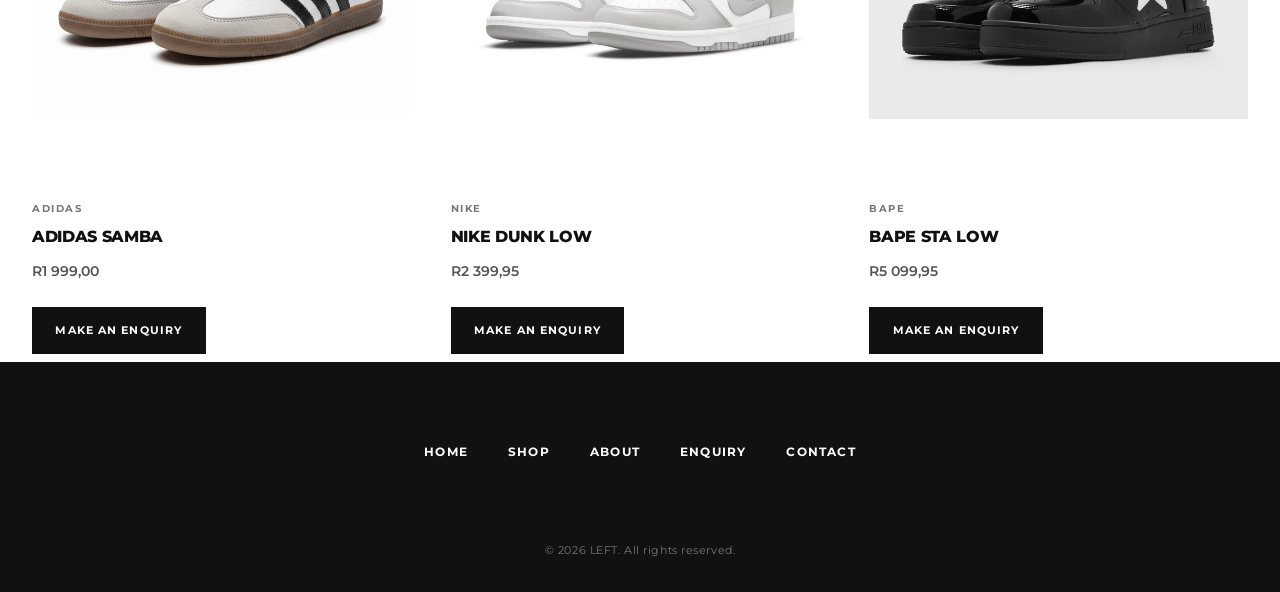
<file: products.html>
<!DOCTYPE html>
<html lang="en">

<head>
    <meta charset="UTF-8">
    <meta name="viewport" content="width=device-width, initial-scale=1.0">

    <title>LEFT | Shop</title>

    <link rel="preconnect" href="https://fonts.googleapis.com">
    <link rel="preconnect" href="https://fonts.gstatic.com" crossorigin>
    <link href="https://fonts.googleapis.com/css2?family=Montserrat:wght@400;500;600;700;800&display=swap"
        rel="stylesheet">

    <link rel="stylesheet" href="css/shop.css">
</head>

<body>

    <header>
        <nav>
            <a href="index.html">
                <img src="images/LEFT logo..png" alt="LEFT logo">
            </a>
            <a href="products.html">Shop</a>
            <a href="about.html">About</a>
            <a href="enquiry.html">Enquiry</a>
            <a href="contact.html">Contact</a>
        </nav>
    </header>

    <main>

        <section class="shop-header">
            <p class="section-label">01 // THE COLLECTION</p>

            <h1>FIND YOUR<br>PAIR.</h1>

            <p>
                Explore our collection of authentic sneakers from leading global brands.
            </p>
        </section>

        <section class="shop-controls">

            <label for="search">Search sneakers:</label>
            <input type="search" id="search" name="search" placeholder="Search by sneaker name...">

            <label for="brand">Filter by brand:</label>
            <select id="brand" name="brand">
                <option value="all">All Brands</option>
                <option value="nike">Nike</option>
                <option value="vans">Vans</option>
                <option value="dc">DC</option>
                <option value="adidas">Adidas</option>
                <option value="puma">PUMA</option>
                <option value="bape">BAPE</option>
            </select>

        </section>

        <!--Five products for initial HTML version of website.
        Additional products will be added during CSS and styling stage.-->
        <div class="catalogue-heading">
            <h2>All Sneakers</h2>
            <span>12 Pairs</span>
        </div>

        <div class="product-grid">

            <article class="product-card">
                <div class="product-image">
                    <span class="product-badge">Limited</span>
                    <img src="images/Travis Scott x Nike SB Dunk Low Cactus Jack - Droper ⚡.jpg"
                        alt="Travis Scott x Nike SB Dunk Low Cactus Jack">
                </div>

                <p class="product-brand">Nike</p>
                <h3>Travis Scott x Nike SB Dunk Low Cactus Jack</h3>
                <p>R29 999,95</p>
                <a href="enquiry.html">Make an Enquiry</a>
            </article>


            <article class="product-card">
                <div class="product-image">
                    <span class="product-badge">New</span>
                    <img src="images/nike-air-force-1-rose-white-university-red.png" alt="Nike Air Force 1 '07 LV8">
                </div>

                <p class="product-brand">Nike</p>
                <h3>Nike Air Force 1 '07 LV8</h3>
                <p>R2 999,95</p>
                <a href="enquiry.html">Make an Enquiry</a>
            </article>


            <article class="product-card">
                <div class="product-image">
                    <img src="images/Vans Knu Skool Black.jpg" alt="Vans Knu Skool Sneakers">
                </div>

                <p class="product-brand">Vans</p>
                <h3>Vans Knu Skool</h3>
                <p>R1 699,95</p>
                <a href="enquiry.html">Make an Enquiry</a>
            </article>


            <article class="product-card">
                <div class="product-image">
                    <img src="images/DC.jpg" alt="DC Court Graffik Shoe">
                </div>

                <p class="product-brand">DC</p>
                <h3>DC Court Graffik Shoes</h3>
                <p>R1 399,95</p>
                <a href="enquiry.html">Make an Enquiry</a>
            </article>


            <article class="product-card">
                <div class="product-image">
                    <img src="images/Campus.jpg" alt="Adidas Campus 00">
                </div>

                <p class="product-brand">Adidas</p>
                <h3>Adidas Campus</h3>
                <p>R1 099,95</p>
                <a href="enquiry.html">Make an Enquiry</a>
            </article>


            <article class="product-card">
                <div class="product-image">
                    <img src="images/PUMA Suede XL.jpg" alt="PUMA Suede XL">
                </div>

                <p class="product-brand">PUMA</p>
                <h3>PUMA Suede XL</h3>
                <p>R1 499,95</p>
                <a href="enquiry.html">Make an Enquiry</a>
            </article>


            <article class="product-card">
                <div class="product-image">
                    <img src="images/Dc Shoes Command Panelled Sneakers - Black.jpg" alt="DC Shoes Command">
                </div>

                <p class="product-brand">DC</p>
                <h3>DC Command</h3>
                <p>R1 600,00</p>
                <a href="enquiry.html">Make an Enquiry</a>
            </article>


            <article class="product-card">
                <div class="product-image">
                    <img src="images/Nike Air Force 1 Low Black.jpg" alt="Nike Air Force 1">
                </div>

                <p class="product-brand">Nike</p>
                <h3>Nike Air Force 1 '07</h3>
                <p>R1 899,95</p>
                <a href="enquiry.html">Make an Enquiry</a>
            </article>


            <article class="product-card">
                <div class="product-image">
                    <span class="product-badge">Trending</span>
                    <img src="images/puma - speedcat og.jpg" alt="PUMA Speedcats">

                </div>

                <p class="product-brand">PUMA</p>
                <h3>PUMA Speedcat</h3>
                <p>R2 199,95</p>
                <a href="enquiry.html">Make an Enquiry</a>
            </article>


            <article class="product-card">
                <div class="product-image">
                    <span class="product-badge">Popular</span>
                    <img src="images/samba's.jpg" alt="Adidas Samba">
                </div>

                <p class="product-brand">Adidas</p>
                <h3>Adidas Samba</h3>
                <p>R1 999,00</p>
                <a href="enquiry.html">Make an Enquiry</a>
            </article>


            <article class="product-card">
                <div class="product-image">
                    <img src="images/Nike Retro Skate Shoes DUNK Cushioned Durable Performance Grey_White DD1391-103.jpg"
                        alt="Nike Dunk">
                </div>

                <p class="product-brand">Nike</p>
                <h3>Nike Dunk Low</h3>
                <p>R2 399,95</p>
                <a href="enquiry.html">Make an Enquiry</a>
            </article>


            <article class="product-card">
                <div class="product-image">
                    <span class="product-badge">Featured</span>
                    <img src="images/download.jpg" alt="A Bathing Ape BAPE STA">
                </div>

                <p class="product-brand">BAPE</p>
                <h3>BAPE STA Low</h3>
                <p>R5 099,95</p>
                <a href="enquiry.html">Make an Enquiry</a>
            </article>

        </div>
        </section>
    </main>

    <footer>
        <nav>
            <a href="index.html">Home</a>
            <a href="products.html">Shop</a>
            <a href="about.html">About</a>
            <a href="enquiry.html">Enquiry</a>
            <a href="contact.html">Contact</a>
        </nav>

        <p class="copyright">&copy; 2026 LEFT. All rights reserved.</p>
    </footer>

</body>

</html>
</file>
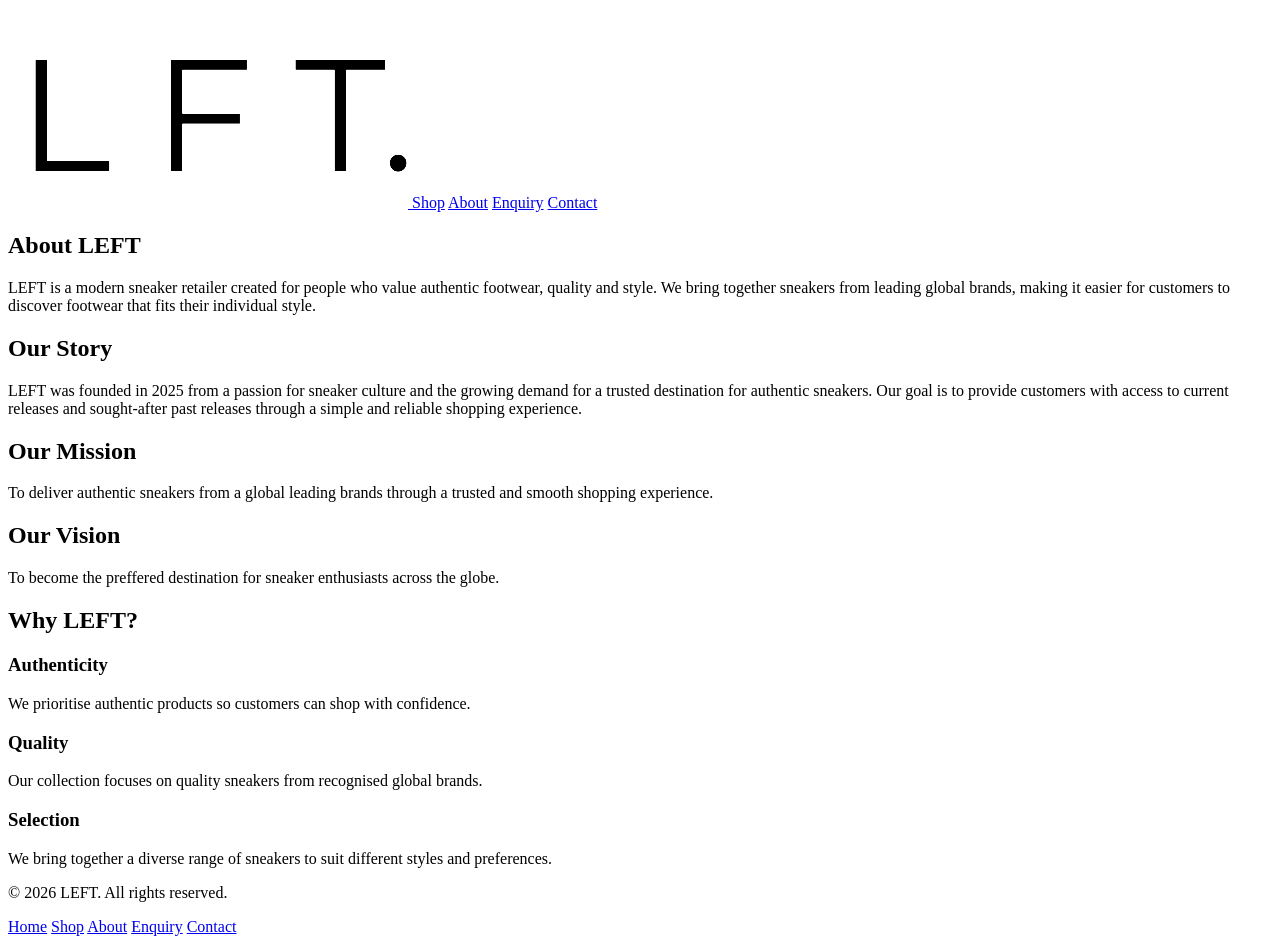
<file: LEFT/about.html>
<!DOCTYPE html>
<html lang="en">
<head>
    <meta charset="UTF-8">
    <meta name="viewport" content="width=device-width, initial-scale=1.0">
    <title>LEFT | About Us</title>
</head>
<body>

    <header>
        <nav>
             <a href="index.html">
                <img src="images/LEFT logo..png" alt="LEFT logo">
            </a>
            <a href="products.html">Shop</a>
            <a href="about.html">About</a>
            <a href="enquiry.html">Enquiry</a>
            <a href="contact.html">Contact</a>
        </nav>
    </header>

    <main>

        <!--Visual styling for About section will be added during CSS stage.-->
        <section class="about-intro">
            <h1>About LEFT</h1>
            <p>
                LEFT is a modern sneaker retailer created for people who value
                authentic footwear, quality and style. We bring together sneakers
                from leading global brands, making it easier for customers to
                discover footwear that fits their individual style.
            </p>
        </section>

        <section class="our-story">
            <h2>Our Story</h2>
            <p>
                LEFT was founded in 2025 from a passion for sneaker culture and
                the growing demand for a trusted destination for authentic
                sneakers. Our goal is to provide customers with access to
                current releases and sought-after past releases through a 
                simple and reliable shopping experience.
            </p>
        </section>

        <section class="mission-vision">

            <section class="mission">
                <h2>Our Mission</h2>
                <p>
                    To deliver authentic sneakers from a global leading brands through a trusted and smooth shopping experience.
                </p>
            </section>

            <section class="vision">
                <h2>Our Vision</h2>
                <p>
                    To become the preffered destination for sneaker enthusiasts across the globe.
                </p>
            </section>

        </section>

        <section class="why-left">
            <h2>Why LEFT?</h2>

            <div class="about-features">

                <article>
                    <h3>Authenticity</h3>
                    <p>
                        We prioritise authentic products so customers can shop with confidence.
                    </p>
                </article>

                <article>
                    <h3>Quality</h3>
                    <p>
                        Our collection focuses on quality sneakers from recognised global brands.
                    </p>
                </article>

                <article>
                    <h3>Selection</h3>
                    <p>
                        We bring together a diverse range of sneakers to suit different styles and preferences.
                    </p>
                </article>
            </div>
        </section>
    </main>

    <footer>
        <p>&copy; 2026 LEFT. All rights reserved.</p>

        <nav>
            <a href="index.html">Home</a>
            <a href="products.html">Shop</a>
            <a href="about.html">About</a>
            <a href="enquiry.html">Enquiry</a>
            <a href="contact.html">Contact</a>
        </nav>
    </footer>
    
</body>
</html>
</file>
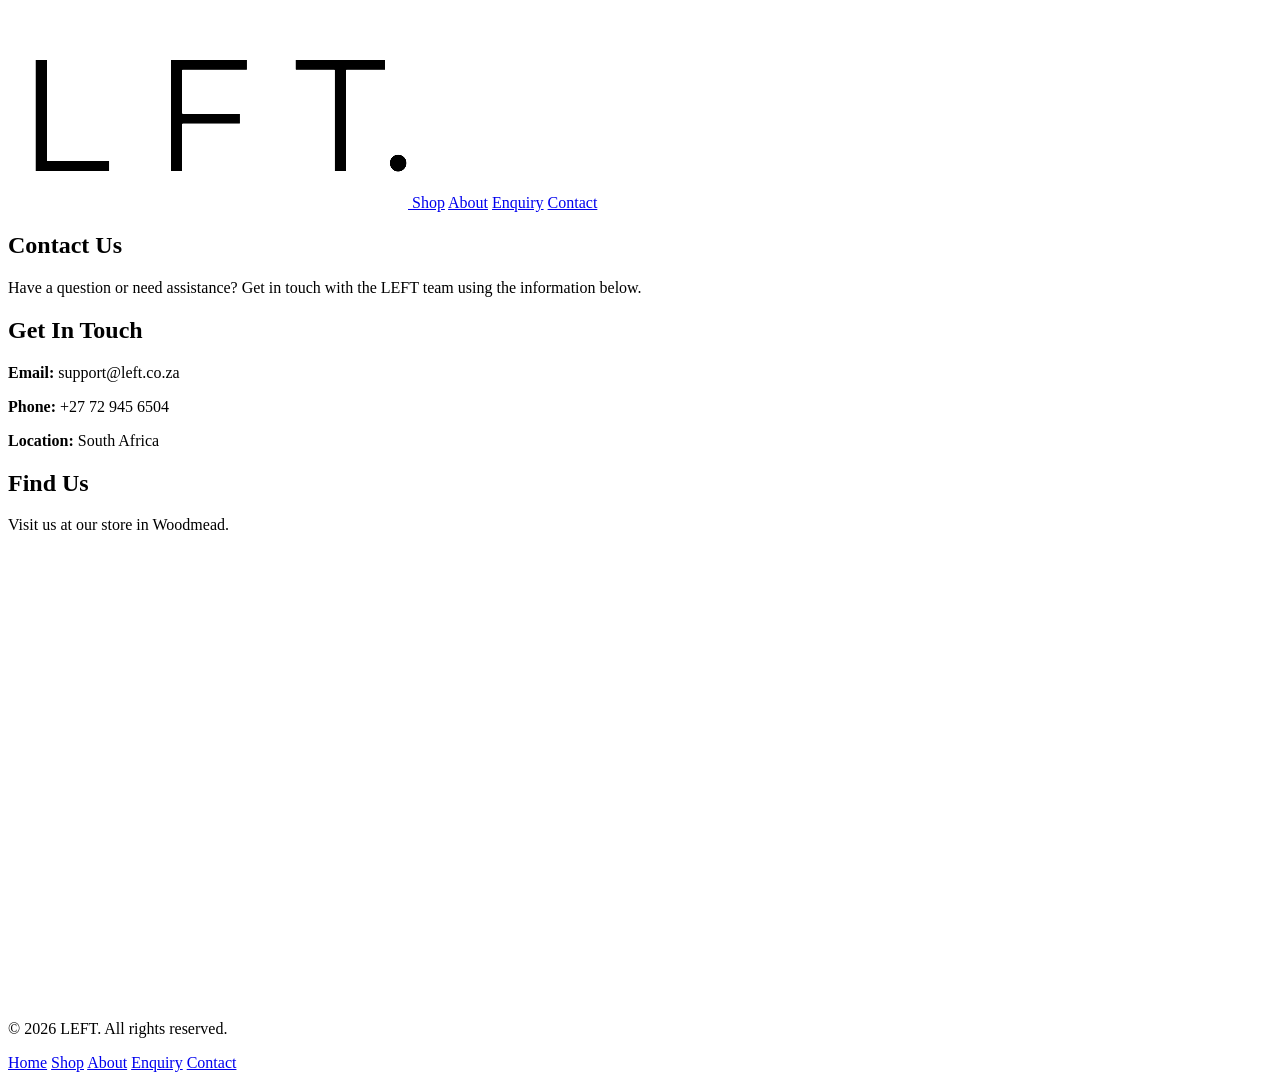
<file: LEFT/contact.html>
<!DOCTYPE html>
<html lang="en">
<head>
    <meta charset="UTF-8">
    <meta name="viewport" content="width=device-width, initial-scale=1.0">
    <title>LEFT | Contact Us</title>
</head>
<body>

    <header>
        <nav>
            <a href="index.html">
                <img src="images/LEFT logo..png" alt="LEFT logo">
            </a>
            <a href="products.html">Shop</a>
            <a href="about.html">About</a>
            <a href="enquiry.html">Enquiry</a>
            <a href="contact.html">Contact</a>
        </nav>
    </header>

    <main>

        <section class = "contact-intro">
            <h1>Contact Us</h1>
            <p>
                Have a question or need assistance? Get in touch with the LEFT team using the information below.
            </p>
        </section>

        <section class="contact-details">
            <h2>Get In Touch</h2>

            <p><strong>Email:</strong> support@left.co.za</p>
            <p><strong>Phone:</strong> +27 72 945 6504</p>
            <p><strong>Location:</strong> South Africa</p>
        </section>

        <!--Fictional location due to LEFT being fictional-->
        <section>
            <h2>Find Us</h2>

            <p>Visit us at our store in Woodmead.</p>

            <iframe src="https://www.google.com/maps/embed?pb=!1m18!1m12!1m3!1d7168.599713789484!2d28.090176474538726!3d-26.056454977167878!2m3!1f0!2f0!3f0!3m2!1i1024!2i768!4f13.1!3m3!1m2!1s0x1e9573001c4db197%3A0xd7834812bde5914c!2sNike%20Factory%20Store%20Woodmead!5e0!3m2!1sen!2sza!4v1786740522672!5m2!1sen!2sza" width="600" height="450" style="border:0;" allowfullscreen="" loading="lazy" referrerpolicy="strict-origin-when-cross-origin" title="LEFT Store Location"></iframe>
        </section>
    </main>

     <footer>
        <p>&copy; 2026 LEFT. All rights reserved.</p>

        <nav>
            <a href="index.html">Home</a>
            <a href="products.html">Shop</a>
            <a href="about.html">About</a>
            <a href="enquiry.html">Enquiry</a>
            <a href="contact.html">Contact</a>
        </nav>
    </footer>
    
</body>
</html>
</file>
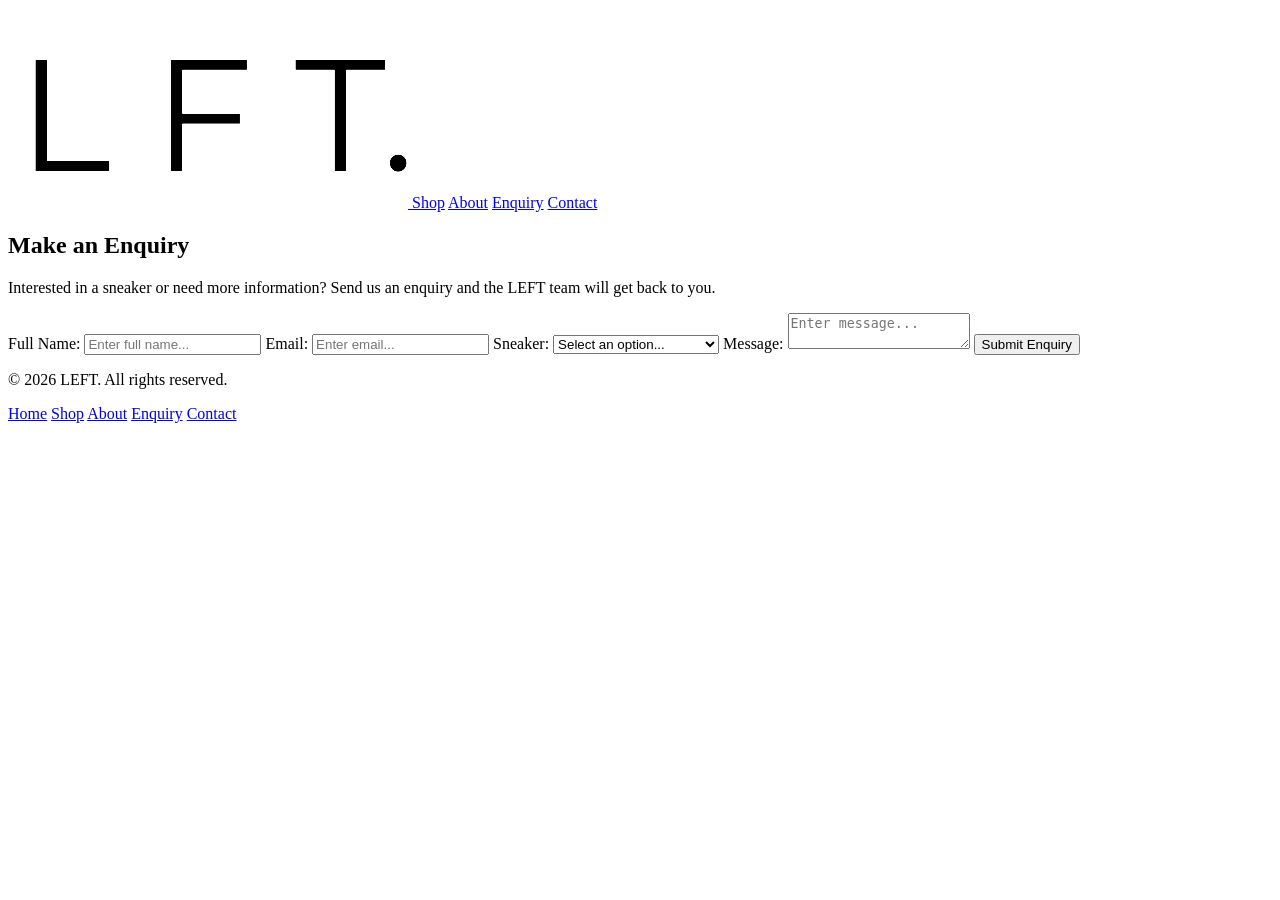
<file: LEFT/enquiry.html>
<!DOCTYPE html>
<html lang="en">
<head>
    <meta charset="UTF-8">
    <meta name="viewport" content="width=device-width, initial-scale=1.0">
    <title>LEFT | Enquiry</title>
</head>
<body>

    <header>
        <nav>
             <a href="index.html">
                <img src="images/LEFT logo..png" alt="LEFT logo">
            </a>
            <a href="products.html">Shop</a>
            <a href="about.html">About</a>
            <a href="enquiry.html">Enquiry</a>
            <a href="contact.html">Contact</a>
        </nav>
    </header>

    <main>

        <!--Enquiry form structure completed in HTML, styling and additional functionality will be added later.-->
        <section class="enquiry-intro">
            <h1>Make an Enquiry</h1>
            <p>Interested in a sneaker or need more information?
                Send us an enquiry and the LEFT team will get back to you.
            </p>
        </section>

        <form>
            <label for="full-name">Full Name:</label>
            <input type="text" name="full-name" id="full-name" placeholder="Enter full name...">
        

        
            <label for="email">Email:</label>
            <input type="email" name="email" id="email" placeholder="Enter email...">
        

        
            <label for="sneaker">Sneaker:</label>
            <select id="sneaker" name="sneaker">
                <option value="" disabled selected hidden>Select an option...</option>
                <option value="nike">Nike Air Force 1 '07 LV8</option>
                <option value="vans">Vans Knu Skool</option>
                <option value="dc">DC Court Graffik</option>
            </select>
        

        
            <label for="message">Message:</label>
            <textarea name="message" id="message" placeholder="Enter message..."></textarea>
            <input type="submit" value="Submit Enquiry">
        </form>
    </main>

    <footer>
        <p>&copy; 2026 LEFT. All rights reserved.</p>

        <nav>
            <a href="index.html">Home</a>
            <a href="products.html">Shop</a>
            <a href="about.html">About</a>
            <a href="enquiry.html">Enquiry</a>
            <a href="contact.html">Contact</a>
        </nav>
    </footer>
    
</body>
</html>
</file>
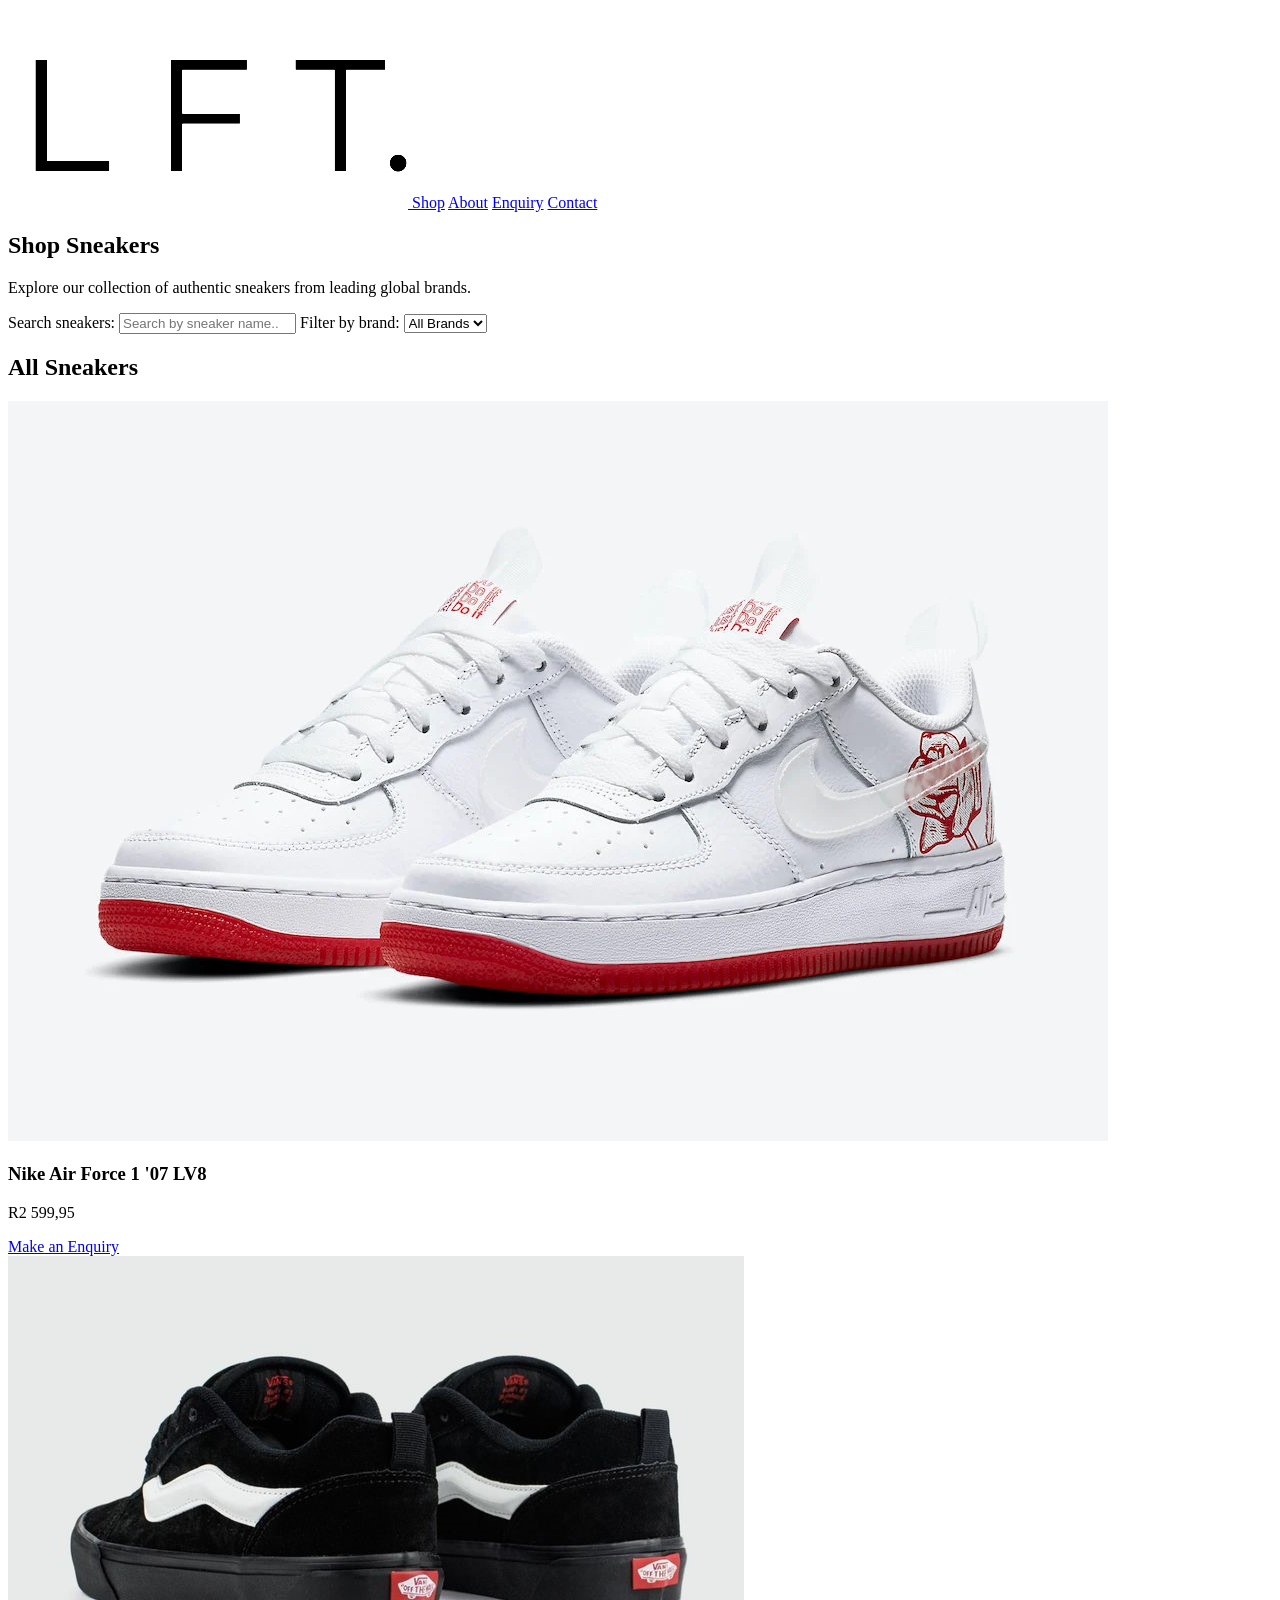
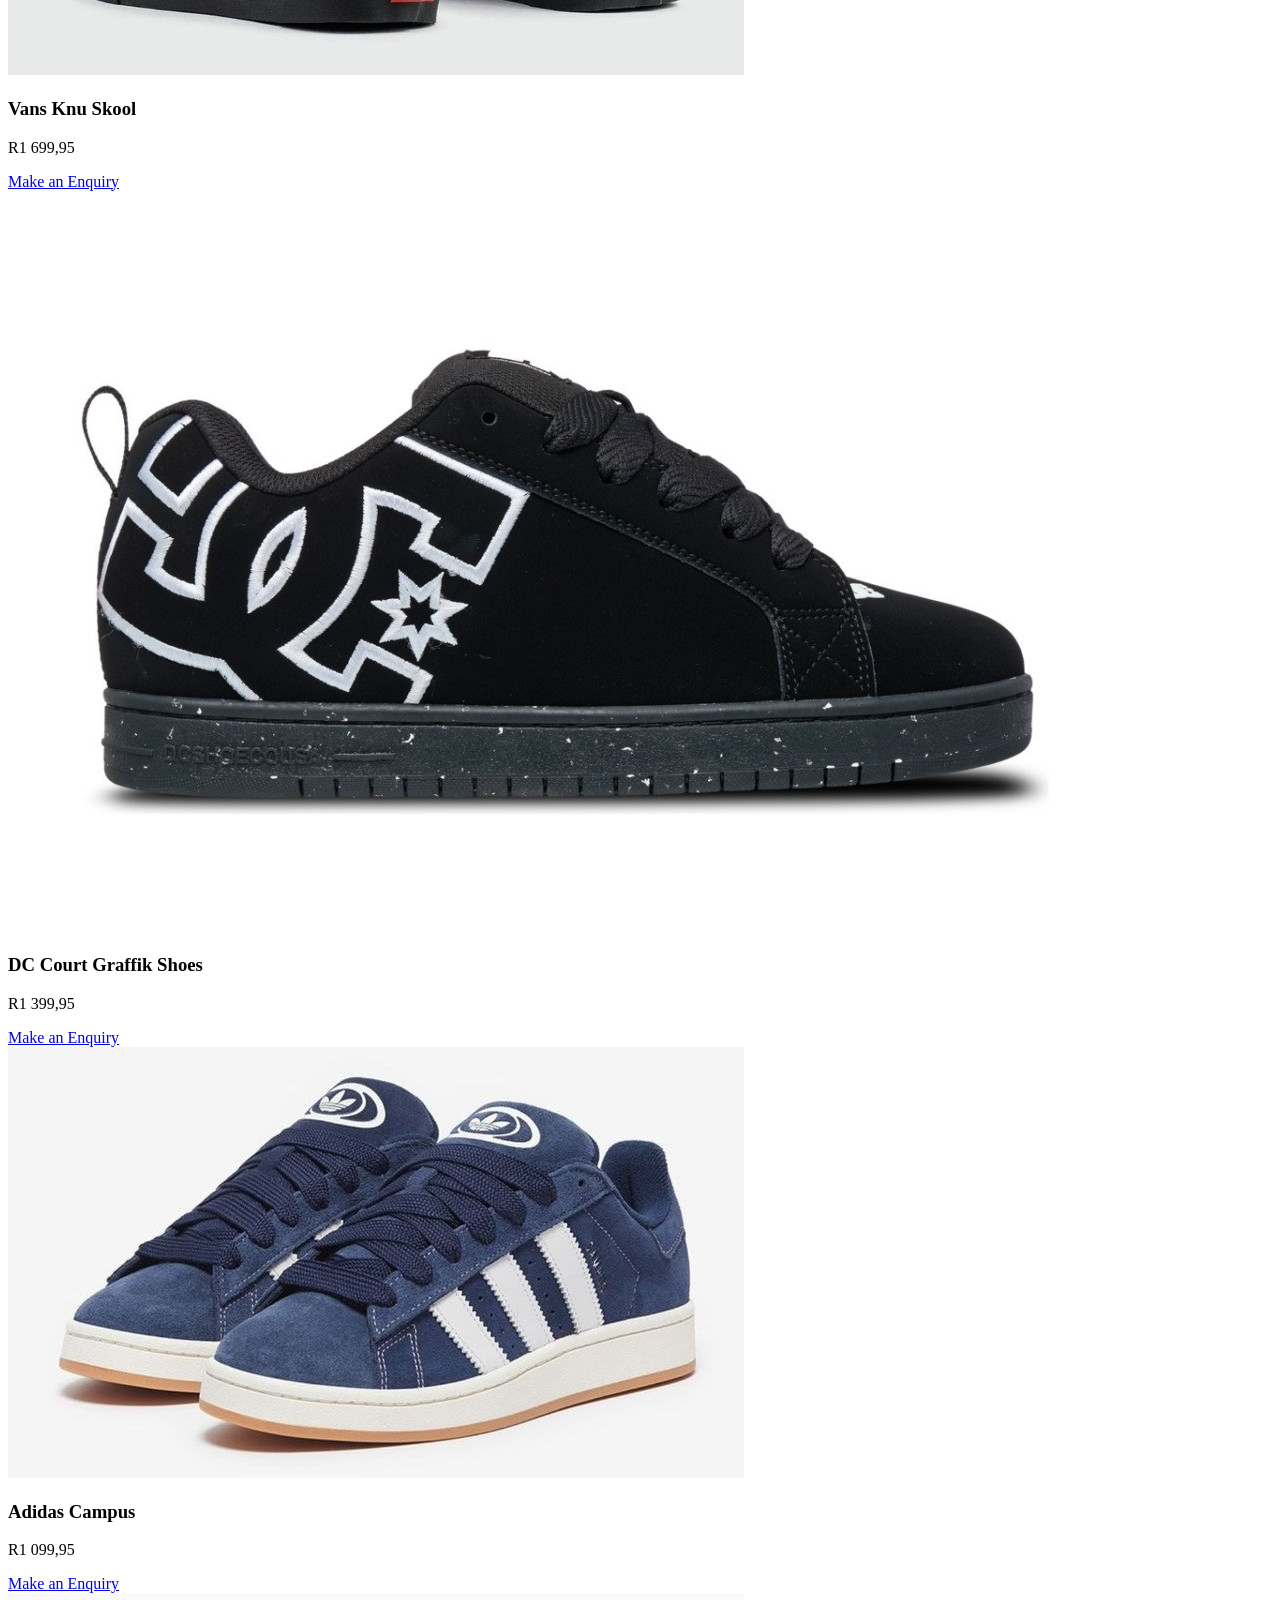
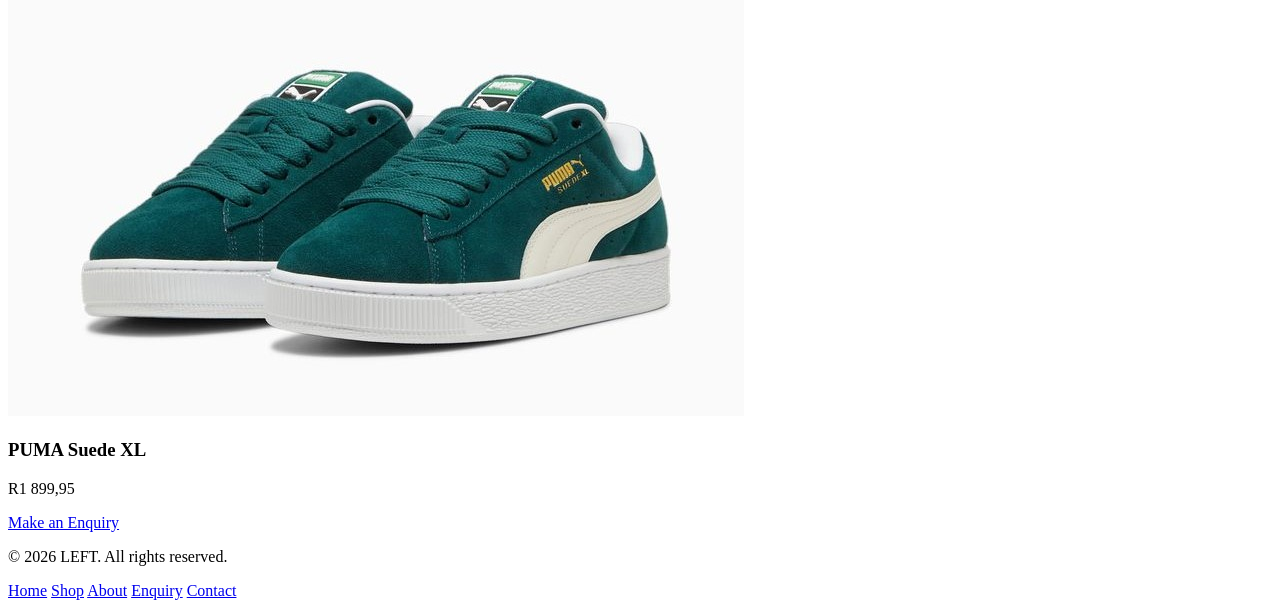
<file: LEFT/products.html>
<!DOCTYPE html>
<html lang="en">
<head>
    <meta charset="UTF-8">
    <meta name="viewport" content="width=device-width, initial-scale=1.0">
    <title>LEFT | Shop</title>
</head>
<body>

    <header>
        <nav>
             <a href="index.html">
                <img src="images/LEFT logo..png" alt="LEFT logo">
            </a>
            <a href="products.html">Shop</a>
            <a href="about.html">About</a>
            <a href="enquiry.html">Enquiry</a>
            <a href="contact.html">Contact</a>
        </nav>
    </header>

    <main>

        <section class="shop-header">
            <h1>Shop Sneakers</h1>
            <p>Explore our collection of authentic sneakers from leading global brands.</p>
        </section>

        <section class="shop-controls">

            <label for="search">Search sneakers:</label>
            <input type="search" id="search" name="search" placeholder="Search by sneaker name...">

            <label for="brand">Filter by brand:</label>
            <select id="brand" name="brand">
                <option value="all">All Brands</option>
                <option value="nike">Nike</option>
                <option value="puma">Vans</option>
                <option value="dc">DC</option>
                <option value="adidas">Adidas</option>
                <option value="puma">PUMA</option>
            </select>
            
        </section>

        <!--Five products for initial HTML version of website.
        Additional products will be added during CSS and styling stage.-->
        <section class ="product-catalogue">
            <h2>All Sneakers</h2>

            <div class="product-grid">

                <article class="product-card">
                    <img src="images/nike-air-force-1-rose-white-university-red.png" alt="Nike Air Force 1 '07 LV8">
                    <h3>Nike Air Force 1 '07 LV8</h3>
                    <p>R2 599,95</p>
                    <a href="enquiry.html">Make an Enquiry</a>
                </article>

                <article class="product-card">                  
                    <img src="images/Vans Knu Skool Black.jpg" alt="Vans Knu Skool Sneakers">
                    <h3>Vans Knu Skool</h3>
                    <p>R1 699,95</p>
                    <a href="enquiry.html">Make an Enquiry</a>
                </article>

                <article class="product-card">
                    <img src="images/court-graffik-black-black.png" alt="DC Court Graffik Shoe">
                    <h3>DC Court Graffik Shoes</h3>
                    <p>R1 399,95</p>
                    <a href="enquiry.html">Make an Enquiry</a>
                </article>

                <article class="product-card">
                    <img src="images/Campus.jpg" alt="Adidas Campus 00">
                    <h3>Adidas Campus</h3>
                    <p>R1 099,95</p>
                    <a href="enquiry.html">Make an Enquiry</a>
                </article>

                <article class="product-card">
                    <img src="images/PUMA Suede XL.jpg" alt="PUMA Suede XL">
                    <h3>PUMA Suede XL</h3>
                    <p>R1 899,95</p>
                    <a href="enquiry.html">Make an Enquiry</a>
                </article>

                
                

            </div>
        </section>
    </main>

    <footer>
        <p>&copy; 2026 LEFT. All rights reserved.</p>

        <nav>
            <a href="index.html">Home</a>
            <a href="products.html">Shop</a>
            <a href="about.html">About</a>
            <a href="enquiry.html">Enquiry</a>
            <a href="contact.html">Contact</a>
        </nav>
    </footer>
    
</body>
</html>
</file>
<file: css/home.css>
* {
    margin: 0;
    padding: 0;
    box-sizing: border-box;
}

html,
body {
    width: 100%;
    max-width: 100%;
    overflow-x: hidden;
}

body {
    font-family: "Montserrat", sans-serif;
    font-size: 1rem;
    line-height: 1.6;
    background-color: #ffffff;
    color: #111111;
}

h1,
h2,
h3 {
    line-height: 1.1;
    letter-spacing: -0.03em;
}

h1 {
    font-size: 4rem;
    font-weight: 800;
}

h2 {
    font-size: 2.5rem;
    font-weight: 700;
}

h3 {
    font-size: 1.25rem;
    font-weight: 700;
}

p {
    font-size: 1rem;
    font-weight: 400;
    line-height: 1.7;
}

header {
    padding: 1.5rem 5%;
    background-color: #ffffff;
}

header nav {
    display: flex;
    align-items: center;
    gap: 2.5rem;
}

header img {
    width: 95px;
    height: auto;
    display: block;
}

header nav a:first-of-type {
    margin-right: auto;
}

header nav a {
    color: #111111;
    text-decoration: none;
    font-size: 0.8rem;
    font-weight: 700;
    letter-spacing: 0.1em;
    text-transform: uppercase;
    transition: opacity 0.3s ease;
}

nav a:hover {
    opacity: 0.5;
}

nav a:focus {
    outline: 2px solid #111111;
    outline-offset: 5px;
}

.hero {
    position: relative;
    width: 100%;
    height: 82vh;
    min-height: 600px;
    overflow: hidden;
    background-color: #111111;
}

.hero-slides {
    position: absolute;
    inset: 0;
}

.hero-image {
    position: absolute;
    inset: 0;
    width: 100%;
    height: 100%;
    object-fit: cover;
    object-position: center;
    display: block;
    opacity: 0;
    transition: opacity 1s ease;
}

.hero-image.active {
    opacity: 1;
}

.hero-overlay {
    position: absolute;
    inset: 0;
    background: rgba(0, 0, 0, 0.42);
    z-index: 1;
}

.hero-content {
    position: absolute;
    top: 50%;
    left: 50%;
    transform: translate(-50%, -50%);
    width: 90%;
    text-align: center;
    z-index: 2;
}

.hero h1 {
    color: #ffffff;
    font-size: clamp(3rem, 6vw, 6rem);
    font-weight: 800;
    line-height: 1;
    letter-spacing: -0.05em;
    margin-bottom: 1.5rem;
    white-space: nowrap;
    text-transform: uppercase;
}

.hero p {
    color: #ffffff;
    font-size: 1rem;
    font-weight: 500;
    letter-spacing: 0.08em;
    text-transform: uppercase;
}

.hero a {
    display: inline-block;
    margin-top: 2.2rem;
    padding: 1rem 2.5rem;
    background-color: #ffffff;
    color: #111111;
    text-decoration: none;
    font-size: 0.8rem;
    font-weight: 700;
    letter-spacing: 0.12em;
    text-transform: uppercase;
    border: 2px solid #ffffff;
    transition: background-color 0.3s ease, color 0.3s ease, transform 0.3s ease;
}

.hero a:hover {
    background-color: #111111;
    color: #ffffff;
    transform: translateY(-3px);
}

.hero-prev,
.hero-next {
    position: absolute;
    top: 50%;
    transform: translateY(-50%);
    z-index: 2;
    width: 50px;
    height: 50px;
    border: 1px solid #ffffff;
    background-color: transparent;
    color: #ffffff;
    font-size: 1.2rem;
    cursor: pointer;
    transition: background-color 0.3s ease, color 0.3s ease;
}

.hero-prev {
    left: 2.5%;
}

.hero-next {
    right: 2.5%;
}

.hero-prev:hover,
.hero-next:hover {
    background-color: #ffffff;
    color: #111111;
}

.hero-dots {
    position: absolute;
    bottom: 2rem;
    left: 50%;
    transform: translateX(-50%);
    z-index: 2;
    display: flex;
    gap: 0.6rem;
}

.hero-dot {
    width: 8px;
    height: 8px;
    padding: 0;
    border: 1px solid #ffffff;
    background-color: transparent;
    cursor: pointer;
}

.hero-dot.active {
    background-color: #ffffff;
}

.featured {
    padding: 8rem 5%;
    background-color: #ffffff;
}

.featured-heading {
    margin-bottom: 5rem;
}

.section-label {
    margin-bottom: 1rem;
    font-size: 0.7rem;
    font-weight: 700;
    letter-spacing: 0.15em;
    text-transform: uppercase;
}

.featured-heading h2 {
    font-size: clamp(3rem, 6vw, 5.5rem);
    font-weight: 800;
    line-height: 0.9;
    letter-spacing: -0.06em;
    text-transform: uppercase;
}

.featured-grid {
    display: grid;
    grid-template-columns: 1.4fr 1fr;
    grid-template-rows: 1fr 1fr;
    gap: 1.5rem;
}

.featured-main {
    grid-row: 1 / 3;
    background-color: #f2f2f2;
}

.featured-small {
    display: grid;
    grid-template-columns: 1fr 1fr;
    background-color: #f2f2f2;
}

.featured-image {
    overflow: hidden;
}

.featured-main .featured-image {
    height: 500px;
}

.featured-small .featured-image {
    min-height: 240px;
}

.featured-image img {
    width: 100%;
    height: 100%;
    object-fit: contain;
    display: block;
    transition: transform 0.5s ease;
}

.featured-main:hover img,
.featured-small:hover img {
    transform: scale(1.06);
}

.featured-info {
    padding: 2rem;
}

.product-brand {
    margin-bottom: 0.5rem;
    font-size: 0.7rem;
    font-weight: 700;
    letter-spacing: 0.12em;
    text-transform: uppercase;
}

.featured-info h3 {
    margin-bottom: 0.5rem;
    font-size: 1.3rem;
    font-weight: 800;
    line-height: 1.2;
    letter-spacing: -0.03em;
    text-transform: uppercase;
}

.product-price {
    margin-bottom: 1.5rem;
    font-size: 0.9rem;
    font-weight: 600;
}

.featured-info a {
    display: inline-block;
    padding: 0.8rem 1.4rem;
    background-color: #111111;
    color: #ffffff;
    text-decoration: none;
    font-size: 0.7rem;
    font-weight: 700;
    letter-spacing: 0.1em;
    text-transform: uppercase;
    transition: background-color 0.3s ease, color 0.3s ease;
}

.featured-info a:hover {
    background-color: #ffffff;
    color: #111111;
    outline: 1px solid #111111;
}

.featured-info a:focus {
    outline: 2px solid #111111;
    outline-offset: 4px;
}

.trending {
    padding: 9rem 5%;
    background-color: #111111;
    color: #ffffff;
}

.trending-heading {
    display: flex;
    justify-content: space-between;
    align-items: end;
    gap: 3rem;
    margin-bottom: 5rem;
}

.trending-heading .section-label {
    align-self: start;
}

.trending-heading h2 {
    margin-right: auto;
    font-size: clamp(3rem, 6vw, 5.5rem);
    font-weight: 800;
    line-height: 0.9;
    letter-spacing: -0.06em;
    text-transform: uppercase;
}

.trending-heading a {
    flex-shrink: 0;
    padding: 1rem 1.6rem;
    border: 1px solid #ffffff;
    color: #ffffff;
    text-decoration: none;
    font-size: 0.7rem;
    font-weight: 700;
    letter-spacing: 0.1em;
    text-transform: uppercase;
    transition: background-color 0.3s ease, color 0.3s ease, transform 0.3s ease;
}

.trending-heading a:hover {
    background-color: #ffffff;
    color: #111111;
    transform: translateY(-3px);
}

.trending-heading a:focus {
    outline: 2px solid #ffffff;
    outline-offset: 5px;
}

.trending-grid {
    display: grid;
    grid-template-columns: repeat(2, minmax(0, 420px));
    justify-content: center;
    gap: 2rem;
}

.trending-card {
    min-width: 0;
}

.trending-image {
    position: relative;
    height: 430px;
    overflow: hidden;
    background-color: #ffffff;
}

.trending-image img {
    width: 100%;
    height: 100%;
    object-fit: contain;
    display: block;
    transition: transform 0.5s ease;
}

.trending-card:hover .trending-image img {
    transform: scale(1.06);
}

.trending-image > span {
    position: absolute;
    top: 1rem;
    left: 1rem;
    z-index: 1;
    padding: 0.55rem 0.75rem;
    background-color: #111111;
    color: #ffffff;
    font-size: 0.6rem;
    font-weight: 700;
    letter-spacing: 0.12em;
    text-transform: uppercase;
}

.trending-card > p {
    margin-top: 1.5rem;
    margin-bottom: 0.5rem;
    color: #999999;
    font-size: 0.65rem;
    font-weight: 700;
    letter-spacing: 0.15em;
    text-transform: uppercase;
}

.trending-card h3 {
    margin-bottom: 0.6rem;
    font-size: 1rem;
    font-weight: 800;
    line-height: 1.3;
    letter-spacing: -0.02em;
    text-transform: uppercase;
}

.trending-card > span {
    font-size: 0.9rem;
    font-weight: 600;
    color: #b5b5b5;
}

.editorial {
    position: relative;
    height: 75vh;
    min-height: 550px;
    overflow: hidden;
    background-color: #111111;
}

.editorial>img {
    width: 100%;
    height: 100%;
    object-fit: cover;
    object-position: center;
    display: block;
}

.editorial-overlay {
    position: absolute;
    inset: 0;
    background: rgba(0, 0, 0, 0.45);
}

.editorial-content {
    position: absolute;
    left: 5%;
    bottom: 10%;
    z-index: 1;
    color: #ffffff;
}

.editorial-content p {
    margin-bottom: 1.25rem;
    font-size: 0.7rem;
    font-weight: 700;
    letter-spacing: 0.15em;
    text-transform: uppercase;
}

.editorial-content h2 {
    margin-bottom: 2rem;
    font-size: clamp(3rem, 6vw, 6rem);
    font-weight: 800;
    line-height: 0.9;
    letter-spacing: -0.06em;
    text-transform: uppercase;
}

.editorial-content a {
    display: inline-block;
    padding: 1rem 1.8rem;
    border: 2px solid #ffffff;
    color: #ffffff;
    text-decoration: none;
    font-size: 0.75rem;
    font-weight: 700;
    letter-spacing: 0.1em;
    text-transform: uppercase;
    transition: background-color 0.3s ease, color 0.3s ease;
}

.editorial-content a:hover {
    background-color: #ffffff;
    color: #111111;
}

.editorial-content a:focus {
    outline: 2px solid #ffffff;
    outline-offset: 5px;
}

.brands {
    padding: 10rem 5%;
    background-color: #f2f2f2;
    color: #111111;
}

.brands h2 {
    max-width: 700px;
    margin-bottom: 5rem;
    font-size: clamp(3rem, 6vw, 5.5rem);
    font-weight: 800;
    line-height: 0.9;
    letter-spacing: -0.06em;
    text-transform: uppercase;
}

.brand-list {
    display: grid;
    grid-template-columns: repeat(7, 1fr);
    gap: 1rem;
}

.brand-list a {
    display: flex;
    align-items: center;
    justify-content: center;
    height: 150px;
    background-color: #ffffff;
    transition: background-color 0.3s ease, transform 0.3s ease;
}

.brand-list a:hover {
    background-color: #111111;
    transform: translateY(-5px);
}

.brand-list img {
    width: 75%;
    max-height: 70px;
    object-fit: contain;
    filter: grayscale(100%);
    transition: filter 0.3s ease, transform 0.3s ease;
}

.brand-list a:hover img {
    filter: grayscale(100%) brightness(0) invert(1);
    transform: scale(1.08);
}

.why-left {
    padding: 9rem 5%;
    background-color: #111111;
    color: #ffffff;
}

.why-left h2 {
    max-width: 800px;
    margin-bottom: 6rem;
    font-size: clamp(3.5rem, 7vw, 7rem);
    font-weight: 800;
    line-height: 0.88;
    letter-spacing: -0.07em;
    text-transform: uppercase;
}

.features {
    display: grid;
    grid-template-columns: repeat(3, 1fr);
    gap: 4rem;
}

.features article {
    padding-top: 2rem;
    border-top: 1px solid #555555;
}

.features article:last-child {
    border-right: none;
    padding-left: 0;
}

.features article:nth-child(2) {
    padding-left: 0;
}

.features h3 {
    margin-bottom: 1.25rem;
    font-size: 0.8rem;
    font-weight: 800;
    letter-spacing: 0.12em;
    text-transform: uppercase;
}

.features p {
    max-width: 320px;
    color: #b5b5b5;
    font-size: 0.9rem;
    line-height: 1.7;
}

.signup {
    display: grid;
    grid-template-columns: 1fr 1fr;
    gap: 6rem;
    padding: 9rem 5%;
    background-color: #ffffff;
    color: #111111;
}

.signup-content h2 {
    max-width: 700px;
    margin-bottom: 2rem;
    font-size: clamp(3rem, 6vw, 6rem);
    font-weight: 800;
    line-height: 0.88;
    letter-spacing: -0.06em;
    text-transform: uppercase;
}

.signup-content > p:last-child {
    max-width: 500px;
    font-size: 0.95rem;
    line-height: 1.8;
    color: #555555;
}

.signup-form {
    align-self: end;
}

.signup-form label {
    display: block;
    margin-bottom: 0.75rem;
    font-size: 0.7rem;
    font-weight: 700;
    letter-spacing: 0.12em;
    text-transform: uppercase;
}

.signup-input {
    display: flex;
    border-bottom: 2px solid #111111;
}

.signup-input input {
    flex: 1;
    min-width: 0;
    padding: 1rem 0;
    border: 0;
    outline: none;
    background-color: transparent;
    color: #111111;
    font-family: "Montserrat", sans-serif;
    font-size: 0.9rem;
}

.signup-input input::placeholder {
    color: #888888;
}

.signup-input input:focus {
    outline: none;
}

.signup-input button {
    padding: 1rem 0 1rem 2rem;
    border: 0;
    background-color: transparent;
    color: #111111;
    font-family: "Montserrat", sans-serif;
    font-size: 0.7rem;
    font-weight: 800;
    letter-spacing: 0.12em;
    text-transform: uppercase;
    cursor: pointer;
    transition: opacity 0.3s ease;
}

.signup-input button:hover {
    opacity: 0.5;
}

.signup-input button:focus {
    outline: 2px solid #111111;
    outline-offset: 4px;
}

footer {
    padding: 5rem 5% 2rem;
    background-color: #111111;
    color: #ffffff;
}

footer nav {
    display: flex;
    justify-content: center;
    align-items: center;
    flex-wrap: wrap;
    gap: 2.5rem;
    margin-bottom: 5rem;
}

footer nav a {
    color: #ffffff;
    text-decoration: none;
    font-size: 0.75rem;
    font-weight: 700;
    letter-spacing: 0.1em;
    text-transform: uppercase;
    transition: opacity 0.3s ease;
}

footer nav a:hover {
    opacity: 0.5;
}

footer nav a:focus {
    outline: 2px solid #ffffff;
    outline-offset: 5px;
}

.copyright {
    text-align: center;
    font-size: 0.7rem;
    letter-spacing: 0.05em;
    color: #777777;
}






/* RESPONSIVE DESIGNS */

/* Responsive design for tablet widths */

@media (max-width: 900px) {

    header {
        padding: 1.5rem 4%;
    }

    header nav {
        gap: 1.5rem;
    }

    header img {
        width: 85px;
    }

    header nav a {
        font-size: 0.7rem;
    }

    .hero {
        height: 70vh;
        min-height: 500px;
    }

    .hero-content {
        width: 85%;
    }

    .hero h1 {
        font-size: clamp(3rem, 7vw, 5rem);
        white-space: normal;
    }

    .hero p {
        font-size: 0.8rem;
    }

    .hero-prev,
    .hero-next {
        width: 45px;
        height: 45px;
    }

    .featured {
        padding: 6rem 5%;
    }

    .featured-heading {
        margin-bottom: 4rem;
    }

    .featured-heading h2 {
        font-size: clamp(3rem, 7vw, 5rem);
    }

    .featured-grid {
        grid-template-columns: 1fr 1fr;
        grid-template-rows: auto;
        gap: 1.25rem;
    }

    .featured-main {
        grid-column: 1 / 3;
        grid-row: auto;
    }

    .featured-small {
        display: block;
    }

    .featured-main .featured-image {
        height: 420px;
    }

    .featured-small .featured-image {
        height: 280px;
        min-height: 0;
    }

    .featured-info {
        padding: 1.5rem;
    }

    .trending {
        padding: 7rem 5%;
    }

    .trending-heading {
        display: grid;
        grid-template-columns: 1fr auto;
        align-items: end;
        gap: 2rem;
        margin-bottom: 4rem;
    }

    .trending-heading .section-label {
        grid-column: 1 / 3;
    }

    .trending-heading h2 {
        margin-right: 0;
        font-size: clamp(3rem, 7vw, 5rem);
    }

    .trending-heading a {
        align-self: end;
        white-space: nowrap;
    }

    .trending-grid {
        grid-template-columns: 1fr 1fr;
        gap: 1.5rem;
    }

    .trending-image {
        height: 320px;
    }

    .editorial {
        height: 60vh;
        min-height: 500px;
    }

    .editorial-content {
        left: 5%;
        right: 5%;
        bottom: 10%;
    }

    .editorial-content h2 {
        font-size: clamp(3rem, 7vw, 5.5rem);
    }

    .brands {
        padding: 7rem 5%;
    }

    .brands h2 {
        margin-bottom: 4rem;
        font-size: clamp(3rem, 7vw, 5rem);
    }

    .brand-list {
        grid-template-columns: repeat(4, 1fr);
        gap: 0.75rem;
    }

    .brand-list a {
        height: 120px;
    }

    .brand-list img {
        width: 75%;
        max-height: 60px;
    }

    .why-left {
        padding: 7rem 5%;
    }

    .why-left h2 {
        margin-bottom: 5rem;
        font-size: clamp(3rem, 7vw, 5.5rem);
    }

    .features {
        grid-template-columns: repeat(3, 1fr);
        gap: 2rem;
    }

    .features p {
        max-width: none;
        font-size: 0.85rem;
    }

    .signup {
        grid-template-columns: 1fr 1fr;
        gap: 4rem;
        padding: 7rem 5%;
    }

    .signup-content h2 {
        font-size: clamp(3rem, 7vw, 5.5rem);
    }

    .signup-content > p:last-child {
        font-size: 0.9rem;
    }

    footer {
        padding: 5rem 5% 2rem;
    }

    footer nav {
        gap: 2rem;
        margin-bottom: 4rem;
    }

}

/* Responsive desgin for mobile widths*/

@media (max-width: 600px) {

    header {
        padding: 1.25rem 5%;
    }

        header nav {
        display: grid;
        grid-template-columns: repeat(4, 1fr);
        justify-content: stretch;
        align-items: center;
        gap: 0.75rem;
    }

    header nav a:first-of-type {
        grid-column: 1 / 5;
        justify-self: start;
        margin-right: 0;
        margin-bottom: 0.75rem;
    }

    header img {
        width: 80px;
    }

    header nav a {
        font-size: 0.6rem;
        letter-spacing: 0.07em;
    }

    .hero {
        height: 70vh;
        min-height: 480px;
    }

    .hero-content {
        width: 80%;
    }

    .hero h1 {
        font-size: clamp(2.5rem, 12vw, 4rem);
        line-height: 0.92;
        white-space: normal;
        margin-bottom: 1.25rem;
    }

    .hero p {
        font-size: 0.65rem;
        line-height: 1.5;
        letter-spacing: 0.06em;
    }

    .hero a {
        margin-top: 1.75rem;
        padding: 0.9rem 1.6rem;
        font-size: 0.7rem;
    }

    .hero-prev,
    .hero-next {
        width: 38px;
        height: 38px;
        font-size: 0.9rem;
    }

    .hero-prev {
        left: 4%;
    }

    .hero-next {
        right: 4%;
    }

    .featured {
        padding: 5rem 5%;
    }

    .featured-heading {
        margin-bottom: 3rem;
    }

    .featured-heading h2 {
        font-size: clamp(2.7rem, 12vw, 4rem);
    }

    .featured-grid {
        display: block;
    }

    .featured-main,
    .featured-small {
        margin-bottom: 1.5rem;
    }

    .featured-small:last-child {
        margin-bottom: 0;
    }

    .featured-main .featured-image,
    .featured-small .featured-image {
        height: 300px;
    }

    .featured-info {
        padding: 1.5rem;
    }

    .featured-info h3 {
        font-size: 1rem;
    }

    .product-price {
        margin-bottom: 1.25rem;
    }

    .trending {
        padding: 5rem 5%;
    }

    .trending-heading {
        display: block;
        margin-bottom: 3.5rem;
    }

    .trending-heading .section-label {
        margin-bottom: 1rem;
    }

    .trending-heading h2 {
        margin: 0 0 2rem;
        font-size: clamp(2.7rem, 12vw, 4rem);
    }

    .trending-heading a {
        display: inline-block;
        white-space: normal;
        padding: 0.9rem 1.3rem;
    }

    .trending-grid {
        display: block;
    }

    .trending-card {
        margin-bottom: 3.5rem;
    }

    .trending-card:last-child {
        margin-bottom: 0;
    }

    .trending-image {
        height: 320px;
    }

    .editorial {
        height: 65vh;
        min-height: 480px;
    }

    .editorial-content {
        left: 5%;
        right: 5%;
        bottom: 8%;
    }

    .editorial-content p {
        font-size: 0.6rem;
    }

    .editorial-content h2 {
        margin-bottom: 1.5rem;
        font-size: clamp(2.7rem, 12vw, 4.2rem);
    }

    .editorial-content a {
        padding: 0.9rem 1.4rem;
        font-size: 0.65rem;
    }

    .brands {
        padding: 5rem 5%;
    }

    .brands h2 {
        margin-bottom: 3rem;
        font-size: clamp(2.7rem, 12vw, 4.2rem);
    }

    .brand-list {
        grid-template-columns: repeat(2, 1fr);
        gap: 0.75rem;
    }

    .brand-list a {
        height: 110px;
    }

    .brand-list a:last-child {
        grid-column: auto;
    }

    .brand-list img {
        width: 70%;
        max-height: 55px;
    }

    .why-left {
        padding: 5rem 5%;
    }

    .why-left h2 {
        margin-bottom: 4rem;
        font-size: clamp(2.7rem, 12vw, 4.2rem);
    }

    .features {
        display: block;
    }

    .features article {
        margin-bottom: 3rem;
    }

    .features article:last-child {
        margin-bottom: 0;
    }

    .features h3 {
        font-size: 0.75rem;
    }

    .features p {
        max-width: 100%;
        font-size: 0.85rem;
    }

    .signup {
        display: block;
        padding: 5rem 5%;
    }

    .signup-content h2 {
        font-size: clamp(2.7rem, 12vw, 4.2rem);
    }

    .signup-content > p:last-child {
        font-size: 0.85rem;
    }

    .signup-form {
        margin-top: 3.5rem;
    }

    .signup-form label {
        font-size: 0.65rem;
    }

    .signup-input input {
        font-size: 0.8rem;
    }

    .signup-input button {
        padding-left: 1rem;
        font-size: 0.65rem;
    }

    footer {
        padding: 4rem 5% 2rem;
    }

    footer nav {
        gap: 1.25rem;
        margin-bottom: 3rem;
    }

    footer nav a {
        font-size: 0.65rem;
    }

    .copyright {
        font-size: 0.6rem;
    }

   /* Preventing mobile overflow */

    .hero,
    .featured,
    .trending,
    .editorial,
    .brands,
    .why-left,
    .signup,
    footer {
        width: 100%;
        max-width: 100%;
    }

    .featured-grid,
    .trending-grid,
    .brand-list,
    .features,
    .signup {
        min-width: 0;
        max-width: 100%;
    }

    .featured-main,
    .featured-small,
    .trending-card,
    .features article,
    .signup-content,
    .signup-form {
        min-width: 0;
        max-width: 100%;
    }

    .featured-info h3,
    .trending-card h3,
    .features p,
    .signup-content p {
        overflow-wrap: break-word;
    }

    .hero-content,
    .editorial-content {
        max-width: 100%;
    }

    .hero h1,
    .editorial-content h2,
    .featured-heading h2,
    .trending-heading h2,
    .brands h2,
    .why-left h2,
    .signup-content h2 {
        max-width: 100%;
        overflow-wrap: break-word;
    }

    .signup-input {
        max-width: 100%;
    }

    .signup-input input {
        width: 100%;
    }

    footer nav {
        max-width: 100%;
    }

}
</file>
<file: css/about.css>
* {
    margin: 0;
    padding: 0;
    box-sizing: border-box;
}

body {
    font-family: "Montserrat", sans-serif;
    font-size: 1rem;
    line-height: 1.6;
    background-color: #ffffff;
    color: #111111;
}

h1,
h2,
h3 {
    line-height: 1.1;
    letter-spacing: -0.03em;
}

header {
    padding: 1.5rem 5%;
    background-color: #ffffff;
}

header nav {
    display: flex;
    align-items: center;
    gap: 2.5rem;
}

header nav a:first-of-type {
    margin-right: auto;
}

header img {
    width: 95px;
    height: auto;
    display: block;
}

header nav a {
    color: #111111;
    text-decoration: none;
    font-size: 0.8rem;
    font-weight: 700;
    letter-spacing: 0.1em;
    text-transform: uppercase;
    transition: opacity 0.3s ease;
}

header nav a:hover {
    opacity: 0.5;
}

header nav a:focus {
    outline: 2px solid #111111;
    outline-offset: 5px;
}

.about-hero {
    display: grid;
    grid-template-columns: 1.1fr 0.9fr;
    min-height: 80vh;
    background-color: #ffffff;
}

.about-hero-text {
    display: flex;
    flex-direction: column;
    justify-content: center;
    padding: 7rem 5%;
}

.section-label {
    margin-bottom: 1.5rem;
    font-size: 0.7rem;
    font-weight: 700;
    letter-spacing: 0.15em;
    text-transform: uppercase;
}

.about-hero h1 {
    max-width: 850px;
    font-size: clamp(4rem, 8vw, 8rem);
    font-weight: 800;
    line-height: 0.85;
    letter-spacing: -0.07em;
    text-transform: uppercase;
}

.about-hero-image {
    min-height: 80vh;
    overflow: hidden;
    background-color: #111111;
}

.about-hero-image img {
    width: 100%;
    height: 100%;
    object-fit: cover;
    display: block;
}

.our-story {
    display: grid;
    grid-template-columns: 1fr 1fr;
    gap: 6rem;
    padding: 10rem 5%;
    background-color: #111111;
    color: #ffffff;
}

.story-heading h2 {
    max-width: 650px;
    font-size: clamp(3rem, 6vw, 6rem);
    font-weight: 800;
    line-height: 0.88;
    letter-spacing: -0.06em;
    text-transform: uppercase;
}

.story-content {
    max-width: 600px;
    align-self: end;
}

.story-content p {
    margin-bottom: 2rem;
    color: #b5b5b5;
    font-size: 1rem;
    line-height: 1.8;
}

.story-content p:last-child {
    margin-bottom: 0;
}

.mission-vision {
    display: grid;
    grid-template-columns: 1fr 1fr;
    background-color: #f2f2f2;
}

.mission,
.vision {
    padding: 9rem 5%;
}

.mission {
    border-right: 1px solid #d0d0d0;
}

.mission h2,
.vision h2 {
    margin-bottom: 3rem;
    font-size: clamp(3rem, 5vw, 5rem);
    font-weight: 800;
    line-height: 0.88;
    letter-spacing: -0.06em;
    text-transform: uppercase;
}

.mission p:last-child,
.vision p:last-child {
    max-width: 500px;
    font-size: 1rem;
    line-height: 1.8;
}

.why-left {
    padding: 10rem 5%;
    background-color: #ffffff;
}

.why-heading {
    margin-bottom: 7rem;
}

.why-heading h2 {
    max-width: 900px;
    font-size: clamp(3.5rem, 7vw, 7rem);
    font-weight: 800;
    line-height: 0.88;
    letter-spacing: -0.07em;
    text-transform: uppercase;
}

.about-features {
    display: grid;
    grid-template-columns: repeat(3, 1fr);
    gap: 5rem;
}

.about-features article {
    padding-top: 1.5rem;
    border-top: 2px solid #111111;
}

.about-features span {
    display: block;
    margin-bottom: 2rem;
    font-size: 0.7rem;
    font-weight: 700;
    letter-spacing: 0.12em;
}

.about-features h3 {
    margin-bottom: 1rem;
    font-size: 0.85rem;
    font-weight: 800;
    letter-spacing: 0.12em;
    text-transform: uppercase;
}

.about-features p {
    max-width: 320px;
    color: #555555;
    font-size: 0.9rem;
    line-height: 1.7;
}

footer {
    padding: 5rem 5% 2rem;
    background-color: #111111;
    color: #ffffff;
}

footer nav {
    display: flex;
    justify-content: center;
    align-items: center;
    flex-wrap: wrap;
    gap: 2.5rem;
    margin-bottom: 5rem;
}

footer nav a {
    color: #ffffff;
    text-decoration: none;
    font-size: 0.75rem;
    font-weight: 700;
    letter-spacing: 0.1em;
    text-transform: uppercase;
    transition: opacity 0.3s ease;
}

footer nav a:hover {
    opacity: 0.5;
}

footer nav a:focus {
    outline: 2px solid #ffffff;
    outline-offset: 5px;
}

.copyright {
    text-align: center;
    font-size: 0.7rem;
    letter-spacing: 0.05em;
    color: #777777;
}



/* Responsive design fot tablet widths */

@media (max-width: 900px) {

    header {
        padding: 1.5rem 4%;
    }

    header nav {
        gap: 1.5rem;
    }

    header img {
        width: 85px;
    }

    header nav a {
        font-size: 0.7rem;
    }

    .about-hero {
        grid-template-columns: 1fr 1fr;
        min-height: 70vh;
    }

    .about-hero-text {
        padding: 5rem 5%;
    }

    .about-hero h1 {
        font-size: clamp(3.5rem, 8vw, 6rem);
    }

    .about-hero-image {
        min-height: 70vh;
    }

    .our-story {
        gap: 3rem;
        padding: 7rem 5%;
    }

    .story-heading h2 {
        font-size: clamp(3rem, 6vw, 5rem);
    }

    .story-content p {
        font-size: 0.9rem;
    }

    .mission,
    .vision {
        padding: 7rem 5%;
    }

    .mission h2,
    .vision h2 {
        font-size: clamp(2.8rem, 5vw, 4.5rem);
    }

    .why-left {
        padding: 7rem 5%;
    }

    .why-heading {
        margin-bottom: 5rem;
    }

    .why-heading h2 {
        font-size: clamp(3rem, 7vw, 5.5rem);
    }

    .about-features {
        gap: 2.5rem;
    }

    .about-features p {
        font-size: 0.85rem;
    }

    footer {
        padding: 5rem 5% 2rem;
    }

    footer nav {
        gap: 2rem;
    }

}


/* Responsive design for mobile widths */

@media (max-width: 600px) {

    header {
        padding: 1.25rem 5%;
    }

    header nav {
        display: grid;
        grid-template-columns: repeat(4, 1fr);
        justify-content: stretch;
        align-items: center;
        gap: 0.75rem;
    }

    header nav a:first-of-type {
        grid-column: 1 / 5;
        justify-self: start;
        margin-right: 0;
        margin-bottom: 0.75rem;
    }

    header img {
        width: 80px;
    }

    header nav a {
        font-size: 0.6rem;
        letter-spacing: 0.07em;
    }

    .about-hero {
        display: block;
        min-height: 0;
    }

    .about-hero-text {
        padding: 5rem 5%;
    }

    .about-hero h1 {
        font-size: clamp(3rem, 14vw, 5rem);
    }

    .about-hero-image {
        min-height: 400px;
        height: 55vh;
    }

    .our-story {
        display: block;
        padding: 5rem 5%;
    }

    .story-heading {
        margin-bottom: 3rem;
    }

    .story-heading h2 {
        font-size: clamp(2.8rem, 12vw, 4.2rem);
    }

    .story-content p {
        font-size: 0.85rem;
        line-height: 1.7;
    }

    .mission-vision {
        display: block;
    }

    .mission,
    .vision {
        padding: 5rem 5%;
    }

    .mission {
        border-right: none;
        border-bottom: 1px solid #d0d0d0;
    }

    .mission h2,
    .vision h2 {
        margin-bottom: 2rem;
        font-size: clamp(2.8rem, 12vw, 4.2rem);
    }

    .mission p:last-child,
    .vision p:last-child {
        font-size: 0.85rem;
        line-height: 1.7;
    }

    .why-left {
        padding: 5rem 5%;
    }

    .why-heading {
        margin-bottom: 4rem;
    }

    .why-heading h2 {
        font-size: clamp(2.8rem, 12vw, 4.2rem);
    }

    .about-features {
        display: block;
    }

    .about-features article {
        margin-bottom: 3rem;
    }

    .about-features article:last-child {
        margin-bottom: 0;
    }

    .about-features span {
        margin-bottom: 1.5rem;
    }

    .about-features p {
        max-width: 100%;
        font-size: 0.85rem;
    }

    html,
    body {
        width: 100%;
        max-width: 100%;
        overflow-x: hidden;
    }

    .about-hero,
    .our-story,
    .mission-vision,
    .why-left,
    footer {
        width: 100%;
        max-width: 100%;
    }

    .about-hero h1,
    .story-heading h2,
    .mission h2,
    .vision h2,
    .why-heading h2 {
        max-width: 100%;
        overflow-wrap: break-word;
    }

    footer {
        padding: 4rem 5% 2rem;
    }

    footer nav {
        gap: 1.25rem;
        margin-bottom: 3rem;
    }

    footer nav a {
        font-size: 0.65rem;
    }

    .copyright {
        font-size: 0.6rem;
    }

}
</file>
<file: css/contact.css>
* {
    margin: 0;
    padding: 0;
    box-sizing: border-box;
}

body {
    font-family: "Montserrat", sans-serif;
    font-size: 1rem;
    line-height: 1.6;
    background-color: #ffffff;
    color: #111111;
}

h1,
h2,
h3 {
    line-height: 1.1;
    letter-spacing: -0.03em;
}

header {
    padding: 1.5rem 5%;
    background-color: #ffffff;
}

header nav {
    display: flex;
    align-items: center;
    gap: 2.5rem;
}

header nav a:first-of-type {
    margin-right: auto;
}

header img {
    width: 95px;
    height: auto;
    display: block;
}

header nav a {
    color: #111111;
    text-decoration: none;
    font-size: 0.8rem;
    font-weight: 700;
    letter-spacing: 0.1em;
    text-transform: uppercase;
    transition: opacity 0.3s ease;
}

header nav a:hover {
    opacity: 0.5;
}

header nav a:focus {
    outline: 2px solid #111111;
    outline-offset: 5px;
}

.contact-intro {
    padding: 9rem 5% 7rem;
    background-color: #ffffff;
}

.contact-intro h1 {
    max-width: 1000px;
    margin-bottom: 2rem;
    font-size: clamp(4rem, 9vw, 9rem);
    font-weight: 800;
    line-height: 0.85;
    letter-spacing: -0.07em;
    text-transform: uppercase;
}

.contact-intro p {
    max-width: 600px;
    font-size: 1rem;
    line-height: 1.8;
}

.contact-details {
    display: grid;
    grid-template-columns: 1fr 1fr;
    gap: 8rem;
    padding: 9rem 10%;
    background-color: #111111;
    color: #ffffff;
}

.contact-heading {
    align-self: start;
}

.contact-heading .section-label {
    margin-bottom: 1.5rem;
    color: #ffffff;
    font-size: 0.7rem;
    font-weight: 700;
    letter-spacing: 0.15em;
    text-transform: uppercase;
}

.contact-heading h2 {
    font-size: clamp(3.5rem, 6vw, 6rem);
    font-weight: 800;
    line-height: 0.88;
    letter-spacing: -0.07em;
    text-transform: uppercase;
}

.contact-info {
    display: flex;
    flex-direction: column;
}

.contact-item {
    padding: 1.8rem 0;
    border-top: 1px solid #444444;
}

.contact-item:last-child {
    border-bottom: 1px solid #444444;
}

.contact-item span {
    display: block;
    margin-bottom: 0.6rem;
    color: #888888;
    font-size: 0.65rem;
    font-weight: 700;
    letter-spacing: 0.15em;
}

.contact-item p {
    color: #ffffff;
    font-size: 1rem;
    font-weight: 500;
}

.location {
    padding: 9rem 5%;
    background-color: #f2f2f2;
}

.location h2 {
    margin-bottom: 1rem;
    font-size: clamp(3rem, 6vw, 6rem);
    font-weight: 800;
    line-height: 0.9;
    letter-spacing: -0.06em;
    text-transform: uppercase;
}

.location > p {
    margin-bottom: 3rem;
    font-size: 1rem;
    line-height: 1.7;
}

.location iframe {
    display: block;
    width: 100%;
    height: 500px;
    border: 0;
}

footer {
    padding: 5rem 5% 2rem;
    background-color: #111111;
    color: #ffffff;
}

footer nav {
    display: flex;
    justify-content: center;
    align-items: center;
    flex-wrap: wrap;
    gap: 2.5rem;
    margin-bottom: 5rem;
}

footer nav a {
    color: #ffffff;
    text-decoration: none;
    font-size: 0.75rem;
    font-weight: 700;
    letter-spacing: 0.1em;
    text-transform: uppercase;
    transition: opacity 0.3s ease;
}

footer nav a:hover {
    opacity: 0.5;
}

footer nav a:focus {
    outline: 2px solid #ffffff;
    outline-offset: 5px;
}

.copyright {
    text-align: center;
    font-size: 0.7rem;
    letter-spacing: 0.05em;
    color: #777777;
}


/* Responsive design for mobile widths */

@media (max-width: 900px) {

    header {
        padding: 1.5rem 4%;
    }

    header nav {
        gap: 1.5rem;
    }

    header img {
        width: 85px;
    }

    header nav a {
        font-size: 0.7rem;
    }

    .contact-intro {
        padding: 7rem 5% 5rem;
    }

    .contact-intro h1 {
        font-size: clamp(4rem, 10vw, 7rem);
    }

    .contact-details {
        gap: 3rem;
        padding: 7rem 7%;
    }

    .contact-heading h2 {
        font-size: clamp(3rem, 6vw, 5rem);
    }

    .contact-item {
        padding: 1.5rem 0;
    }

    .contact-item p {
        font-size: 0.9rem;
    }

    .location {
        padding: 7rem 5%;
    }

    .location h2 {
        font-size: clamp(3rem, 6vw, 5rem);
    }

    .location iframe {
        height: 400px;
    }

    footer {
        padding: 5rem 5% 2rem;
    }

    footer nav {
        gap: 2rem;
    }

}


/* Responsive design for mobile widths */

@media (max-width: 600px) {

    header {
        padding: 1.25rem 5%;
    }

    header nav {
        display: grid;
        grid-template-columns: repeat(4, 1fr);
        justify-content: stretch;
        align-items: center;
        gap: 0.75rem;
    }

    header nav a:first-of-type {
        grid-column: 1 / 5;
        justify-self: start;
        margin-right: 0;
        margin-bottom: 0.75rem;
    }

    header img {
        width: 80px;
    }

    header nav a {
        font-size: 0.6rem;
        letter-spacing: 0.07em;
    }

    .contact-intro {
        padding: 5rem 5% 4rem;
    }

    .contact-intro h1 {
        margin-bottom: 1.5rem;
        font-size: clamp(3rem, 14vw, 5rem);
    }

    .contact-intro p {
        font-size: 0.85rem;
        line-height: 1.7;
    }

    .contact-details {
        display: block;
        padding: 5rem 5%;
    }

    .contact-heading {
        margin-bottom: 4rem;
    }

    .contact-heading .section-label {
        margin-bottom: 1rem;
        font-size: 0.6rem;
    }

    .contact-heading h2 {
        font-size: clamp(2.8rem, 12vw, 4.2rem);
    }

    .contact-item {
        padding: 1.5rem 0;
    }

    .contact-item span {
        font-size: 0.6rem;
    }

    .contact-item p {
        font-size: 0.85rem;
        overflow-wrap: break-word;
    }

    .location {
        padding: 5rem 5%;
    }

    .location h2 {
        font-size: clamp(2.8rem, 12vw, 4.2rem);
    }

    .location > p {
        margin-bottom: 2rem;
        font-size: 0.85rem;
    }

    .location iframe {
        width: 100%;
        height: 350px;
    }

    html,
    body {
        width: 100%;
        max-width: 100%;
        overflow-x: hidden;
    }

    .contact-intro,
    .contact-details,
    .location,
    footer {
        width: 100%;
        max-width: 100%;
    }

    .contact-intro h1,
    .contact-intro p,
    .contact-heading h2,
    .location h2 {
        max-width: 100%;
        overflow-wrap: break-word;
    }

    .location iframe {
        max-width: 100%;
    }

    footer {
        padding: 4rem 5% 2rem;
    }

    footer nav {
        gap: 1.25rem;
        margin-bottom: 3rem;
    }

    footer nav a {
        font-size: 0.65rem;
    }

    .copyright {
        font-size: 0.6rem;
    }

}
</file>
<file: css/enquiry.css>
* {
    margin: 0;
    padding: 0;
    box-sizing: border-box;
}

body {
    font-family: "Montserrat", sans-serif;
    font-size: 1rem;
    line-height: 1.6;
    background-color: #ffffff;
    color: #111111;
}

h1,
h2,
h3 {
    line-height: 1.1;
    letter-spacing: -0.03em;
}

header {
    padding: 1.5rem 5%;
    background-color: #ffffff;
}

header nav {
    display: flex;
    align-items: center;
    gap: 2.5rem;
}

header nav a:first-of-type {
    margin-right: auto;
}

header img {
    width: 95px;
    height: auto;
    display: block;
}

header nav a {
    color: #111111;
    text-decoration: none;
    font-size: 0.8rem;
    font-weight: 700;
    letter-spacing: 0.1em;
    text-transform: uppercase;
    transition: opacity 0.3s ease;
}

header nav a:hover {
    opacity: 0.5;
}

header nav a:focus {
    outline: 2px solid #111111;
    outline-offset: 5px;
}

.enquiry-intro {
    padding: 9rem 5% 7rem;
    background-color: #ffffff;
}

.enquiry-intro h1 {
    max-width: 1000px;
    margin-bottom: 2rem;
    font-size: clamp(4rem, 9vw, 9rem);
    font-weight: 800;
    line-height: 0.85;
    letter-spacing: -0.07em;
    text-transform: uppercase;
}

.enquiry-intro p {
    max-width: 600px;
    font-size: 1rem;
    line-height: 1.8;
}

form {
    display: grid;
    grid-template-columns: 0.9fr 1.1fr;
    column-gap: 8rem;
    padding: 9rem 10%;
    background-color: #111111;
    color: #ffffff;
}

.form-intro {
    grid-column: 1;
    grid-row: 1 / 8;
    align-self: start;
    padding-top: 0.5rem;
}

.form-intro p {
    margin-bottom: 1.5rem;
    font-size: 0.7rem;
    font-weight: 700;
    letter-spacing: 0.15em;
    text-transform: uppercase;
}

.form-intro h2 {
    max-width: 500px;
    font-size: clamp(3.5rem, 6vw, 6rem);
    font-weight: 800;
    line-height: 0.88;
    letter-spacing: -0.07em;
    text-transform: uppercase;
}

form label {
    grid-column: 2;
    display: block;
    margin-bottom: 0.7rem;
    font-size: 0.7rem;
    font-weight: 700;
    letter-spacing: 0.12em;
    text-transform: uppercase;
}

form input[type="text"],
form input[type="email"],
form select,
form textarea {
    grid-column: 2;
    width: 100%;
    padding: 1.2rem 0;
    border: 0;
    border-bottom: 1px solid #555555;
    border-radius: 0;
    background-color: transparent;
    color: #ffffff;
    font-family: "Montserrat", sans-serif;
    font-size: 0.9rem;
    outline: none;
    transition: border-color 0.3s ease;
}

form input::placeholder,
form textarea::placeholder {
    color: #777777;
}

form input:focus,
form select:focus,
form textarea:focus {
    border-bottom-color: #ffffff;
}

form select option {
    background-color: #111111;
    color: #ffffff;
}

form input[type="text"],
form input[type="email"],
form select {
    margin-bottom: 1.8rem;
}

form label[for="message"],
form textarea {
    grid-column: 2;
}

form textarea {
    min-height: 160px;
    margin-bottom: 2rem;
    resize: vertical;
}

form input[type="submit"] {
    grid-column: 2;
    justify-self: start;
    margin-top: 0.5rem;
    padding: 1.2rem 3rem;
    border: 2px solid #ffffff;
    background-color: #ffffff;
    color: #111111;
    font-family: "Montserrat", sans-serif;
    font-size: 0.75rem;
    font-weight: 700;
    letter-spacing: 0.12em;
    text-transform: uppercase;
    cursor: pointer;
    transition: background-color 0.3s ease, color 0.3s ease, transform 0.3s ease;
}

form input[type="submit"]:hover {
    background-color: #111111;
    color: #ffffff;
    transform: translateY(-3px);
}

form input[type="submit"]:focus {
    outline: 2px solid #ffffff;
    outline-offset: 5px;
}

footer {
    padding: 5rem 5% 2rem;
    background-color: #111111;
    color: #ffffff;
}

footer nav {
    display: flex;
    justify-content: center;
    align-items: center;
    flex-wrap: wrap;
    gap: 2.5rem;
    margin-bottom: 5rem;
}

footer nav a {
    color: #ffffff;
    text-decoration: none;
    font-size: 0.75rem;
    font-weight: 700;
    letter-spacing: 0.1em;
    text-transform: uppercase;
    transition: opacity 0.3s ease;
}

footer nav a:hover {
    opacity: 0.5;
}

footer nav a:focus {
    outline: 2px solid #ffffff;
    outline-offset: 5px;
}

.copyright {
    text-align: center;
    font-size: 0.7rem;
    letter-spacing: 0.05em;
    color: #777777;
}


/* Responsive design for tablet widths */

@media (max-width: 900px) {

    header {
        padding: 1.5rem 4%;
    }

    header nav {
        gap: 1.5rem;
    }

    header img {
        width: 85px;
    }

    header nav a {
        font-size: 0.7rem;
    }

    .enquiry-intro {
        padding: 7rem 5% 5rem;
    }

    .enquiry-intro h1 {
        font-size: clamp(4rem, 10vw, 7rem);
    }

    form {
        column-gap: 3rem;
        padding: 7rem 7%;
    }

    .form-intro h2 {
        font-size: clamp(3rem, 6vw, 5rem);
    }

    form input[type="text"],
    form input[type="email"],
    form select,
    form textarea {
        font-size: 0.85rem;
    }

    footer {
        padding: 5rem 5% 2rem;
    }

    footer nav {
        gap: 2rem;
    }

}


/* Responsive design for mobile widths */

@media (max-width: 600px) {

    header {
        padding: 1.25rem 5%;
    }

    header nav {
        display: grid;
        grid-template-columns: repeat(4, 1fr);
        justify-content: stretch;
        align-items: center;
        gap: 0.75rem;
    }

    header nav a:first-of-type {
        grid-column: 1 / 5;
        justify-self: start;
        margin-right: 0;
        margin-bottom: 0.75rem;
    }

    header img {
        width: 80px;
    }

    header nav a {
        font-size: 0.6rem;
        letter-spacing: 0.07em;
    }

    .enquiry-intro {
        padding: 5rem 5% 4rem;
    }

    .enquiry-intro h1 {
        margin-bottom: 1.5rem;
        font-size: clamp(3rem, 14vw, 5rem);
    }

    .enquiry-intro p {
        font-size: 0.85rem;
        line-height: 1.7;
    }

    form {
        display: block;
        padding: 5rem 5%;
    }

    .form-intro {
        padding-top: 0;
        margin-bottom: 4rem;
    }

    .form-intro p {
        margin-bottom: 1rem;
        font-size: 0.6rem;
    }

    .form-intro h2 {
        font-size: clamp(2.8rem, 12vw, 4.2rem);
    }

    form label {
        margin-bottom: 0.6rem;
        font-size: 0.6rem;
    }

    form input[type="text"],
    form input[type="email"],
    form select,
    form textarea {
        width: 100%;
        padding: 1rem 0;
        font-size: 0.8rem;
    }

    form input[type="text"],
    form input[type="email"],
    form select {
        margin-bottom: 1.5rem;
    }

    form textarea {
        min-height: 140px;
        margin-bottom: 1.5rem;
    }

    form input[type="submit"] {
        padding: 1rem 2rem;
        font-size: 0.65rem;
    }

    html,
    body {
        width: 100%;
        max-width: 100%;
        overflow-x: hidden;
    }

    .enquiry-intro,
    form,
    footer {
        width: 100%;
        max-width: 100%;
    }

    .enquiry-intro h1,
    .enquiry-intro p,
    .form-intro h2 {
        max-width: 100%;
        overflow-wrap: break-word;
    }

    form input,
    form select,
    form textarea {
        max-width: 100%;
    }

    footer {
        padding: 4rem 5% 2rem;
    }

    footer nav {
        gap: 1.25rem;
        margin-bottom: 3rem;
    }

    footer nav a {
        font-size: 0.65rem;
    }

    .copyright {
        font-size: 0.6rem;
    }

}
</file>
<file: css/shop.css>
* {
    margin: 0;
    padding: 0;
    box-sizing: border-box;
}

body {
    font-family: "Montserrat", sans-serif;
    font-size: 1rem;
    line-height: 1.6;
    background-color: #ffffff;
    color: #111111;
}

h1,
h2,
h3 {
    line-height: 1.1;
    letter-spacing: -0.03em;
}

header {
    padding: 1.5rem 5%;
    background-color: #ffffff;
}

header nav {
    display: flex;
    align-items: center;
    gap: 2.5rem;
}

header nav a:first-of-type {
    margin-right: auto;
}

header img {
    width: 95px;
    height: auto;
    display: block;
}

header nav a {
    color: #111111;
    text-decoration: none;
    font-size: 0.8rem;
    font-weight: 700;
    letter-spacing: 0.1em;
    text-transform: uppercase;
    transition: opacity 0.3s ease;
}

header nav a:hover {
    opacity: 0.5;
}

header nav a:focus {
    outline: 2px solid #111111;
    outline-offset: 5px;
}

.shop-header {
    padding: 9rem 5% 6rem;
    background-color: #ffffff;
}

.shop-header .section-label {
    margin-bottom: 1.5rem;
    font-size: 0.7rem;
    font-weight: 700;
    letter-spacing: 0.15em;
    text-transform: uppercase;
}

.shop-header h1 {
    max-width: 900px;
    margin-bottom: 2rem;
    font-size: clamp(4rem, 9vw, 9rem);
    font-weight: 800;
    line-height: 0.85;
    letter-spacing: -0.07em;
    text-transform: uppercase;
}

.shop-header > p:last-child {
    max-width: 550px;
    font-size: 1rem;
    line-height: 1.7;
}

.shop-controls {
    display: grid;
    grid-template-columns: 1fr 1fr;
    gap: 2rem;
    padding: 2rem 5%;
    background-color: #111111;
    color: #ffffff;
}

.shop-controls label {
    display: block;
    margin-bottom: 0.75rem;
    font-size: 0.7rem;
    font-weight: 700;
    letter-spacing: 0.12em;
    text-transform: uppercase;
}

.shop-controls input,
.shop-controls select {
    width: 100%;
    padding: 1rem 1.2rem;
    border: 1px solid #555555;
    border-radius: 0;
    background-color: #111111;
    color: #ffffff;
    font-family: "Montserrat", sans-serif;
    font-size: 0.9rem;
    outline: none;
}

.shop-controls input::placeholder {
    color: #888888;
}

.shop-controls input:focus,
.shop-controls select:focus {
    border-color: #ffffff;
}

.shop-controls select option {
    background-color: #111111;
    color: #ffffff;
}

.product-catalogue {
    padding: 7rem 5% 8rem;
    background-color: #ffffff;
}

.catalogue-heading {
    display: flex;
    justify-content: space-between;
    align-items: baseline;
    margin-top: 4rem;
    margin-bottom: 3rem;
}

.catalogue-heading h2 {
    font-size: clamp(2rem, 4vw, 3.5rem);
    font-weight: 800;
    line-height: 1;
    letter-spacing: -0.05em;
    text-transform: uppercase;
}

.catalogue-heading span {
    font-size: 0.7rem;
    font-weight: 700;
    letter-spacing: 0.12em;
    text-transform: uppercase;
    color: #555555;
}

.product-grid {
    display: grid;
    grid-template-columns: repeat(3, 1fr);
    column-gap: 2.5rem;
    row-gap: 5rem;
    padding: 0 2rem;
}

.product-card {
    position: relative;
    overflow: hidden;
    padding-bottom: 0.5rem;
}

.product-image {
    position: relative;
    overflow: hidden;
}

.product-image img {
    width: 100%;
    height: 380px;
    object-fit: contain;
    display: block;
    transition: transform 0.5s ease;
}

.product-card:hover .product-image img {
    transform: scale(1.05);
}

.product-badge {
    position: absolute;
    top: 1rem;
    left: 1rem;
    z-index: 1;
    padding: 0.55rem 0.75rem;
    background-color: #111111;
    color: #ffffff;
    font-size: 0.6rem;
    font-weight: 700;
    letter-spacing: 0.12em;
    text-transform: uppercase;
}

.product-brand {
    margin-top: 1.75rem;
    margin-bottom: 0.6rem;
    font-size: 0.65rem;
    font-weight: 700;
    letter-spacing: 0.15em;
    text-transform: uppercase;
    color: #777777;
}

.product-card h3 {
    padding-top: 0;
    margin-bottom: 0.75rem;
    font-size: 1rem;
    font-weight: 800;
    line-height: 1.3;
    letter-spacing: -0.02em;
    text-transform: uppercase;
}

.product-card:hover h3 {
    text-decoration: underline;
    text-underline-offset: 4px;
}

.product-card > p:not(.product-brand) {
    margin-bottom: 1.5rem;
    font-size: 0.9rem;
    font-weight: 600;
    color: #555555;
}

.product-card a {
    display: inline-block;
    padding: 0.85rem 1.4rem;
    border: 1px solid #111111;
    background-color: #111111;
    color: #ffffff;
    text-decoration: none;
    font-size: 0.7rem;
    font-weight: 700;
    letter-spacing: 0.1em;
    text-transform: uppercase;
    transition: background-color 0.3s ease, color 0.3s ease, transform 0.3s ease;
}

.product-card a:hover {
    background-color: #ffffff;
    color: #111111;
    border-color: #111111;
    transform: translateY(-3px);
}

.product-card a:focus {
    outline: 2px solid #111111;
    outline-offset: 5px;
}

footer {
    padding: 5rem 5% 2rem;
    background-color: #111111;
    color: #ffffff;
}

footer nav {
    display: flex;
    justify-content: center;
    align-items: center;
    flex-wrap: wrap;
    gap: 2.5rem;
    margin-bottom: 5rem;
}

footer nav a {
    color: #ffffff;
    text-decoration: none;
    font-size: 0.75rem;
    font-weight: 700;
    letter-spacing: 0.1em;
    text-transform: uppercase;
    transition: opacity 0.3s ease;
}

footer nav a:hover {
    opacity: 0.5;
}

footer nav a:focus {
    outline: 2px solid #ffffff;
    outline-offset: 5px;
}

.copyright {
    text-align: center;
    font-size: 0.7rem;
    letter-spacing: 0.05em;
    color: #777777;
}




/* Responsive design for tablet widths */

@media (max-width: 900px) {

    header {
        padding: 1.5rem 4%;
    }

    header nav {
        gap: 1.5rem;
    }

    header img {
        width: 85px;
    }

    header nav a {
        font-size: 0.7rem;
    }

    .shop-header {
        padding: 7rem 5% 5rem;
    }

    .shop-header h1 {
        font-size: clamp(4rem, 10vw, 7rem);
    }

    .shop-controls {
        gap: 1.5rem;
        padding: 1.75rem 5%;
    }

    .product-catalogue {
        padding: 6rem 5% 7rem;
    }

    .catalogue-heading {
        margin-top: 2rem;
        margin-bottom: 3rem;
    }

    .product-grid {
        grid-template-columns: repeat(2, 1fr);
        column-gap: 2rem;
        row-gap: 4rem;
        padding: 0;
    }

    .product-image img {
        height: 330px;
    }

    .product-card h3 {
        font-size: 0.95rem;
    }

    footer {
        padding: 5rem 5% 2rem;
    }

    footer nav {
        gap: 2rem;
    }

}


/* Responsive design for mobile widths */

@media (max-width: 600px) {

    header {
        padding: 1.25rem 5%;
    }

    header nav {
        display: grid;
        grid-template-columns: repeat(4, 1fr);
        justify-content: stretch;
        align-items: center;
        gap: 0.75rem;
    }

    header nav a:first-of-type {
        grid-column: 1 / 5;
        justify-self: start;
        margin-right: 0;
        margin-bottom: 0.75rem;
    }

    header img {
        width: 80px;
    }

    header nav a {
        font-size: 0.6rem;
        letter-spacing: 0.07em;
    }

    .shop-header {
        padding: 5rem 5% 4rem;
    }

    .shop-header .section-label {
        margin-bottom: 1rem;
        font-size: 0.6rem;
    }

    .shop-header h1 {
        margin-bottom: 1.5rem;
        font-size: clamp(3.5rem, 16vw, 5rem);
        line-height: 0.88;
    }

    .shop-header > p:last-child {
        font-size: 0.85rem;
        line-height: 1.7;
    }

    .shop-controls {
        display: block;
        padding: 1.5rem 5%;
    }

    .shop-controls > div {
        margin-bottom: 1.5rem;
    }

    .shop-controls > div:last-child {
        margin-bottom: 0;
    }

    .shop-controls label {
        margin-bottom: 0.6rem;
        font-size: 0.6rem;
    }

    .shop-controls input,
    .shop-controls select {
        padding: 0.9rem 1rem;
        font-size: 0.8rem;
    }

    .product-catalogue {
        padding: 5rem 5% 6rem;
    }

    .catalogue-heading {
        display: block;
        margin-top: 0;
        margin-bottom: 2.5rem;
    }

    .catalogue-heading h2 {
        margin-bottom: 0.75rem;
        font-size: clamp(2rem, 10vw, 3rem);
    }

    .catalogue-heading span {
        font-size: 0.6rem;
    }

    .product-grid {
        display: block;
        padding: 0;
    }

    .product-card {
        margin-bottom: 4rem;
    }

    .product-card:last-child {
        margin-bottom: 0;
    }

    .product-image img {
        height: 320px;
        padding: 0 1rem;
    }

    .product-brand {
        margin-top: 1.5rem;
        margin-bottom: 0.5rem;
        font-size: 0.6rem;
    }

    .product-card h3 {
        font-size: 1rem;
    }

    .product-card > p:not(.product-brand) {
        font-size: 0.85rem;
    }

    .product-card a {
        padding: 0.8rem 1.2rem;
        font-size: 0.65rem;
    }

    html,
    body {
        width: 100%;
        max-width: 100%;
        overflow-x: hidden;
    }

    .shop-header,
    .shop-controls,
    .product-catalogue,
    footer {
        width: 100%;
        max-width: 100%;
    }

    .product-grid,
    .product-card {
        min-width: 0;
        max-width: 100%;
    }

    .shop-header h1,
    .shop-header p,
    .catalogue-heading h2,
    .product-card h3 {
        max-width: 100%;
        overflow-wrap: break-word;
    }

    .shop-controls input,
    .shop-controls select {
        max-width: 100%;
    }

    footer {
        padding: 4rem 5% 2rem;
    }

    footer nav {
        gap: 1.25rem;
        margin-bottom: 3rem;
    }

    footer nav a {
        font-size: 0.65rem;
    }

    .copyright {
        font-size: 0.6rem;
    }

}
</file>
